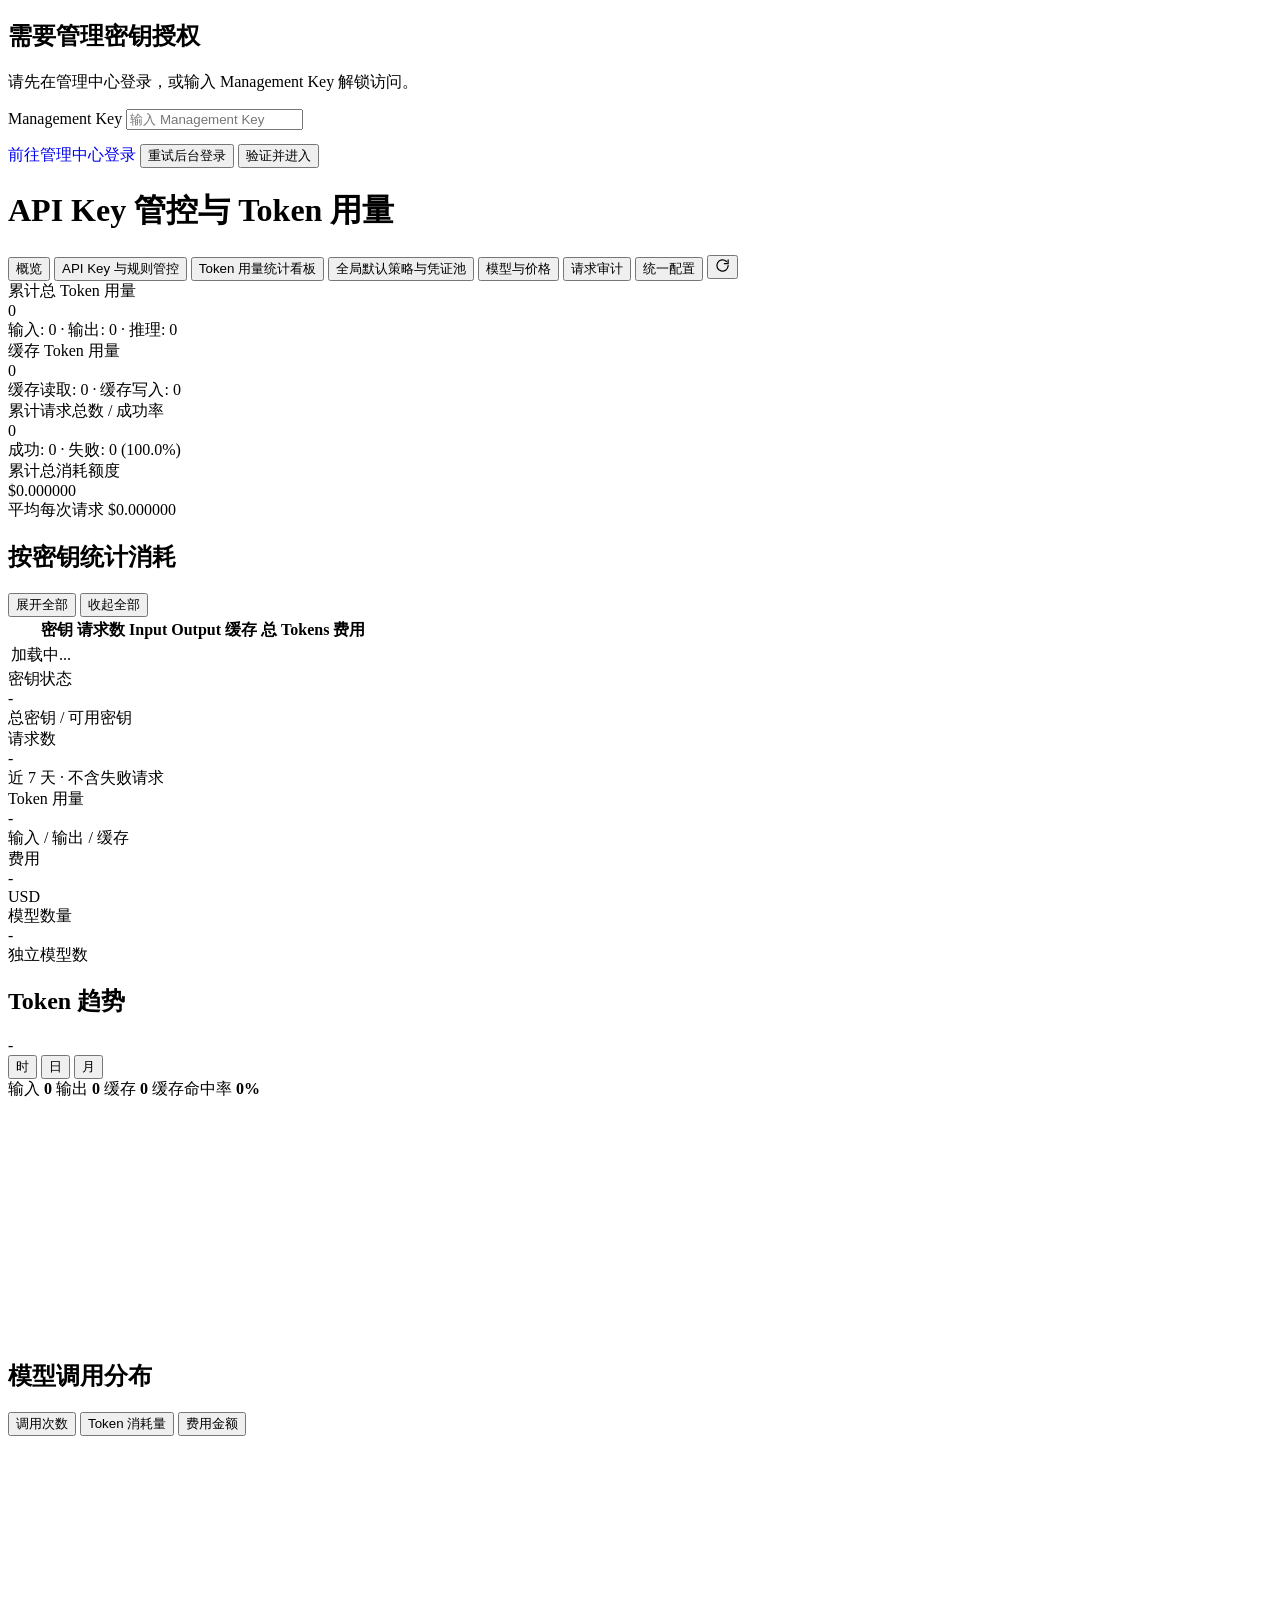
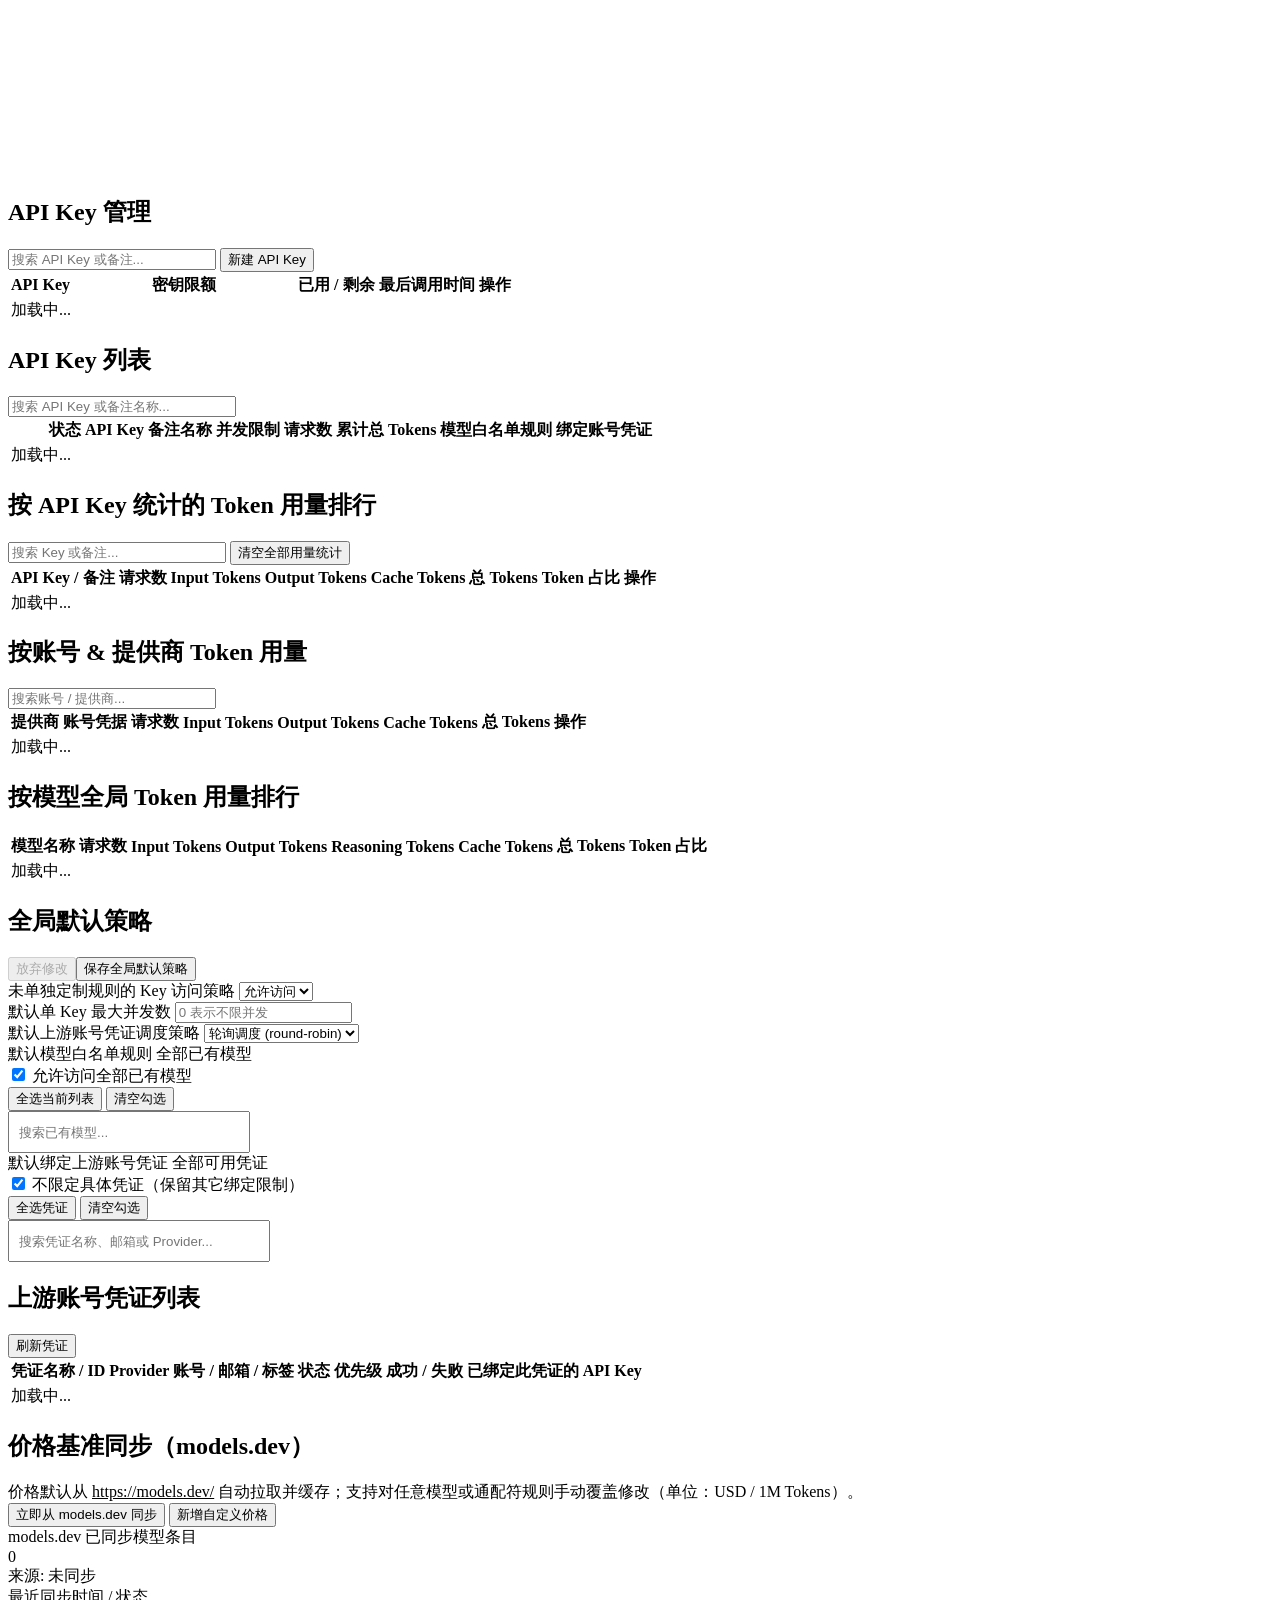
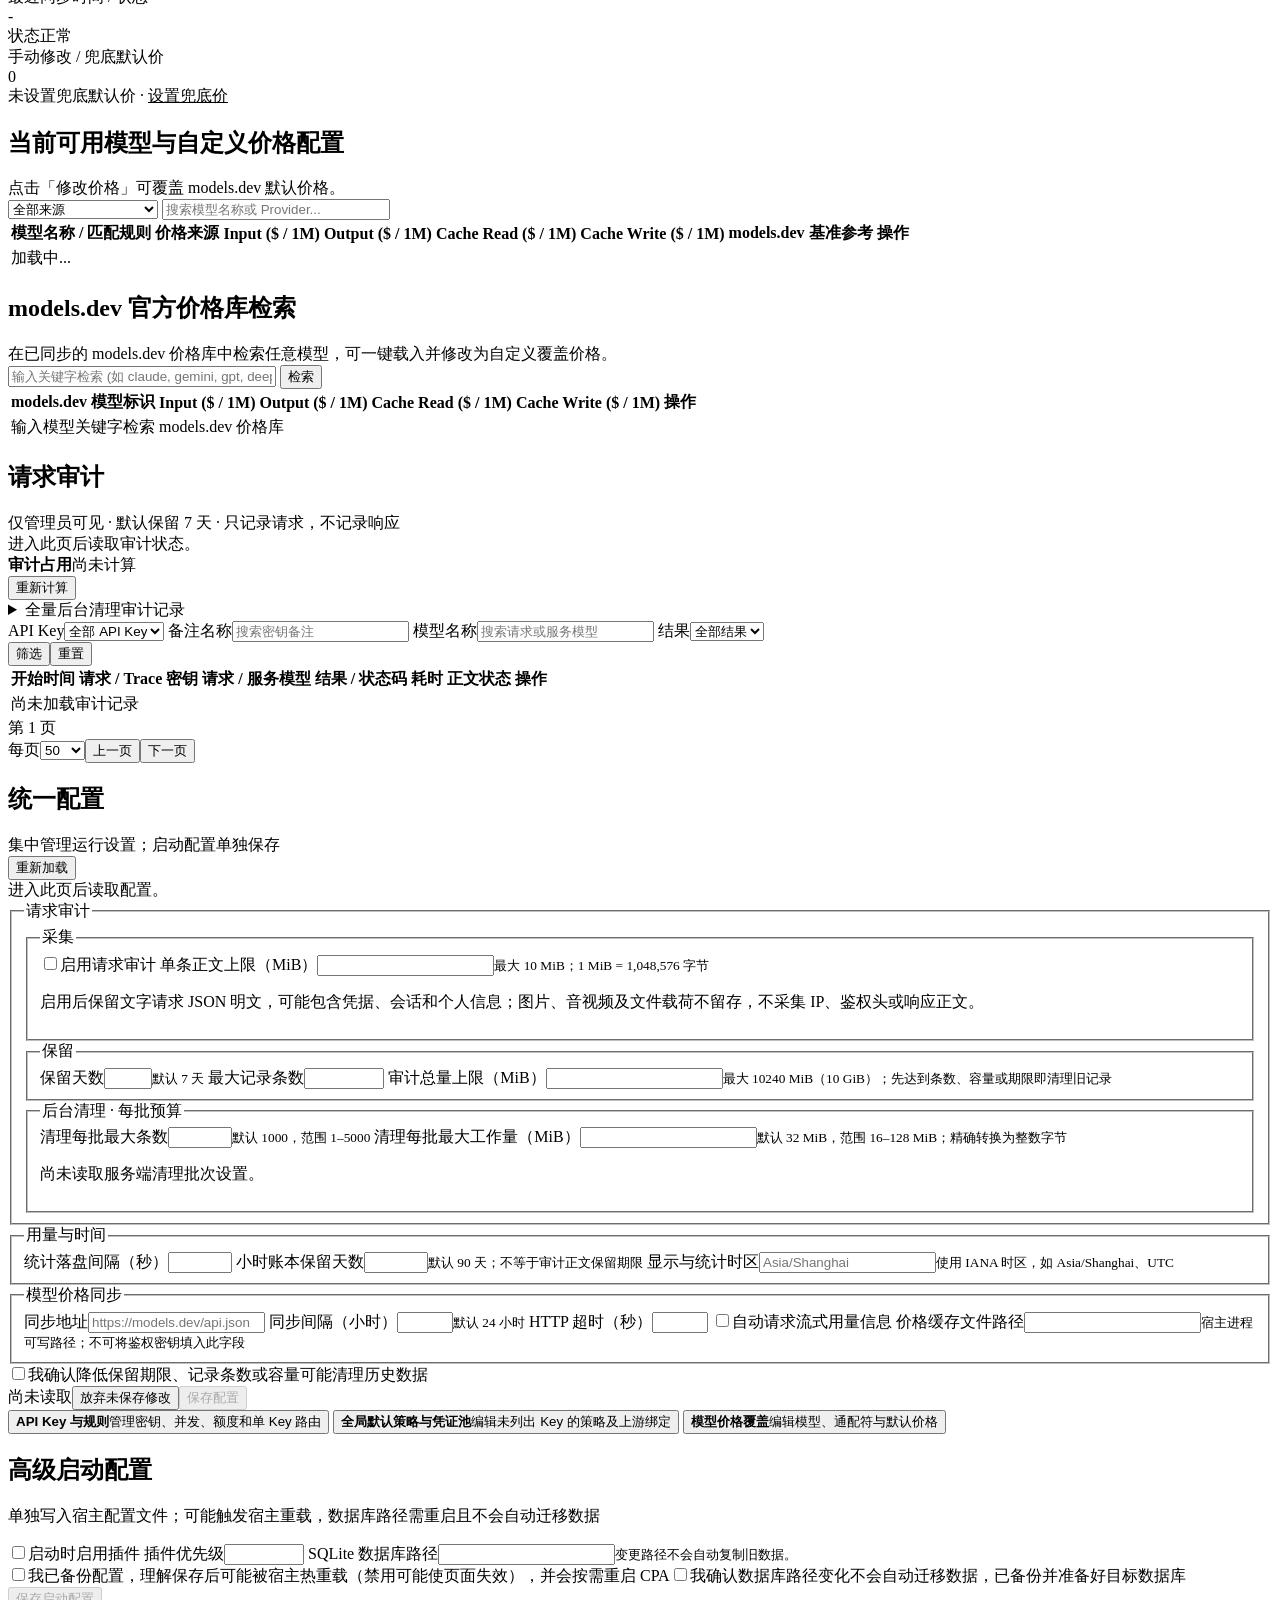
<file: web/index.html>
<!doctype html>
<html lang="zh-CN">
<head>
<meta charset="utf-8">
<meta name="viewport" content="width=device-width, initial-scale=1">
<title>API Key 管控与用量 - CLIProxyAPI</title>
<style>
/*@@APP_CSS@@*/</style>
<script>
/*@@THEME_JS@@*/</script>
</head>
<body>
<div class="wrap">
  <!-- Authentication Gate -->
  <div id="authGateView" class="auth-gate-wrap">
    <div class="auth-gate-card">
      <h2 class="auth-gate-title">需要管理密钥授权</h2>
      <p class="auth-gate-desc" id="authGateDesc">
        请先在管理中心登录，或输入 Management Key 解锁访问。
      </p>
      <div class="form-group">
        <label class="form-label" for="authGateKeyInput">Management Key</label>
        <input type="password" class="input mono" id="authGateKeyInput" placeholder="输入 Management Key" autocomplete="off" onkeydown="if(event.key==='Enter')submitAuthGateKey()">
      </div>
      <div class="input-row" style="justify-content:space-between;margin-top:14px">
        <a href="/management.html" target="_top" class="btn btn-sm" style="text-decoration:none">前往管理中心登录</a>
        <button type="button" class="btn btn-sm" id="authGateRetryBtn" onclick="retryHostAuthentication()">重试后台登录</button>
        <button type="button" class="btn btn-primary" id="authGateSubmitBtn" onclick="submitAuthGateKey()">验证并进入</button>
      </div>
      <div id="authGateError" class="auth-gate-error hidden"></div>
    </div>
  </div>

  <!-- Admin Workspace -->
  <div id="adminWorkspace" class="hidden">
  <!-- Header -->
  <header class="app-header">
    <div class="app-title">
      <h1>API Key 管控与 Token 用量</h1>
    </div>
  </header>
  <div id="refreshStatus" role="status" class="card-hint hidden"></div>

  <!-- Navigation Tabs -->
  <div class="page-tabs-row">
    <div class="tabs" role="tablist">
      <button type="button" class="tab-btn active" data-tab="tab-overview" onclick="switchAdminTab('tab-overview')">概览</button>
      <button type="button" class="tab-btn" data-tab="tab-keys" onclick="switchAdminTab('tab-keys')">API Key 与规则管控</button>
      <button type="button" class="tab-btn" data-tab="tab-dashboard" onclick="switchAdminTab('tab-dashboard')">Token 用量统计看板</button>
      <button type="button" class="tab-btn" data-tab="tab-routing" onclick="switchAdminTab('tab-routing')">全局默认策略与凭证池</button>
      <button type="button" class="tab-btn" data-tab="tab-pricing" onclick="switchAdminTab('tab-pricing')">模型与价格</button>
      <button type="button" class="tab-btn" data-tab="tab-audit" onclick="switchAdminTab('tab-audit')">请求审计</button>
      <button type="button" class="tab-btn" data-tab="tab-settings" onclick="switchAdminTab('tab-settings')">统一配置</button>
      <span class="tabs-divider" aria-hidden="true"></span>
      <button type="button" class="tabs-refresh" id="tabsRefreshBtn" onclick="refreshAllData()" title="刷新数据" aria-label="刷新数据">
        <svg width="15" height="15" viewBox="0 0 24 24" fill="none" stroke="currentColor" stroke-width="2" stroke-linecap="round" stroke-linejoin="round" aria-hidden="true">
          <path d="M21 12a9 9 0 1 1-2.64-6.36"/>
          <polyline points="21 3 21 9 15 9"/>
        </svg>
      </button>
    </div>
  </div>

  <!-- KPI Summary Row -->
  <div class="kpi-grid">
    <div class="kpi-card">
      <div class="kpi-label">累计总 Token 用量</div>
      <div class="kpi-value" id="kpiTotalTokens">0</div>
      <div class="kpi-sub" id="kpiTokenSub">输入: 0 · 输出: 0 · 推理: 0</div>
    </div>
    <div class="kpi-card">
      <div class="kpi-label">缓存 Token 用量</div>
      <div class="kpi-value" id="kpiCacheTokens">0</div>
      <div class="kpi-sub" id="kpiCacheSub">缓存读取: 0 · 缓存写入: 0</div>
    </div>
    <div class="kpi-card">
      <div class="kpi-label">累计请求总数 / 成功率</div>
      <div class="kpi-value" id="kpiTotalRequests">0</div>
      <div class="kpi-sub" id="kpiReqSub">成功: 0 · 失败: 0 (100.0%)</div>
    </div>
    <div class="kpi-card">
      <div class="kpi-label">累计总消耗额度</div>
      <div class="kpi-value" id="kpiTotalCost">$0.000000</div>
      <div class="kpi-sub" id="kpiCostSub">平均每次请求 $0.000000</div>
    </div>
  </div>

  <!-- TAB 0: QUOTA OVERVIEW (default landing tab) -->
  <section id="tab-overview" class="admin-tab">
    <!-- Per-key breakdown (first block) -->
    <div class="card">
      <div class="card-header">
        <div>
          <h2 class="card-title">按密钥统计消耗</h2>
          <div class="card-subtitle" id="ovKeyTableMeta"></div>
        </div>
        <div class="input-row">
          <button type="button" class="btn btn-sm" onclick="expandAllOverviewKeys(true)">展开全部</button>
          <button type="button" class="btn btn-sm" onclick="expandAllOverviewKeys(false)">收起全部</button>
        </div>
      </div>
      <div class="table-wrap">
        <table>
          <thead>
            <tr>
              <th style="width:26px"></th>
              <th>密钥</th>
              <th>请求数</th>
              <th>Input</th>
              <th>Output</th>
              <th>缓存</th>
              <th>总 Tokens</th>
              <th>费用</th>
            </tr>
          </thead>
          <tbody id="ovKeyTableBody">
            <tr><td colspan="8" class="cell-empty">加载中...</td></tr>
          </tbody>
        </table>
      </div>
    </div>

    <!-- Metric cards -->
    <div class="kpi-grid" id="ovMetricCards">
      <div class="kpi-card">
        <div class="kpi-label">密钥状态</div>
        <div class="kpi-value" id="ovMetricKeys">-</div>
        <div class="kpi-sub">总密钥 / 可用密钥</div>
      </div>
      <div class="kpi-card">
        <div class="kpi-label">请求数</div>
        <div class="kpi-value" id="ovMetricRequests">-</div>
        <div class="kpi-sub">近 7 天 · 不含失败请求</div>
      </div>
      <div class="kpi-card">
        <div class="kpi-label">Token 用量</div>
        <div class="kpi-value" id="ovMetricTokens">-</div>
        <div class="kpi-sub" id="ovMetricTokensSub">输入 / 输出 / 缓存</div>
      </div>
      <div class="kpi-card">
        <div class="kpi-label">费用</div>
        <div class="kpi-value" id="ovMetricCost">-</div>
        <div class="kpi-sub" id="ovMetricCostSub">USD</div>
      </div>
      <div class="kpi-card">
        <div class="kpi-label">模型数量</div>
        <div class="kpi-value" id="ovMetricModels">-</div>
        <div class="kpi-sub">独立模型数</div>
      </div>
    </div>

    <!-- Trend chart -->
    <div class="card">
      <div class="card-header">
        <div>
          <h2 class="card-title">Token 趋势</h2>
          <div class="card-subtitle" id="ovTrendMeta">-</div>
        </div>
        <div class="input-row">
          <div class="seg" id="ovGranularitySeg">
            <button type="button" class="seg-btn active" data-gran="hour" onclick="setOverviewGranularity('hour')">时</button>
            <button type="button" class="seg-btn" data-gran="day" onclick="setOverviewGranularity('day')">日</button>
            <button type="button" class="seg-btn" data-gran="month" onclick="setOverviewGranularity('month')">月</button>
          </div>
        </div>
      </div>
      <div class="ov-legend">
        <span class="ov-legend-item"><i class="ov-swatch" style="background:#38bdf8"></i>输入 <b id="ovLegendInput">0</b></span>
        <span class="ov-legend-item"><i class="ov-swatch" style="background:#34d399"></i>输出 <b id="ovLegendOutput">0</b></span>
        <span class="ov-legend-item"><i class="ov-swatch" style="background:#a78bfa"></i>缓存 <b id="ovLegendCache">0</b></span>
        <span class="ov-legend-item"><i class="ov-swatch" style="background:#f59e0b"></i>缓存命中率 <b id="ovLegendHit">0%</b></span>
      </div>
      <div id="ovTrendChart" class="ov-chart-box">
        <div class="ov-skeleton" style="height:240px"></div>
      </div>
    </div>

    <!-- Model distribution -->
    <div class="card">
      <div class="card-header">
        <div>
          <h2 class="card-title">模型调用分布</h2>
        </div>
        <div class="input-row">
          <div class="seg" id="ovModelDimSeg">
            <button type="button" class="seg-btn active" data-dim="requests" onclick="setOverviewModelDim('requests')">调用次数</button>
            <button type="button" class="seg-btn" data-dim="tokens" onclick="setOverviewModelDim('tokens')">Token 消耗量</button>
            <button type="button" class="seg-btn" data-dim="cost" onclick="setOverviewModelDim('cost')">费用金额</button>
          </div>
        </div>
      </div>
      <div class="ov-dist-grid">
        <div class="ov-donut-box" id="ovDonutChart">
          <div class="ov-skeleton" style="width:220px;height:220px;border-radius:50%"></div>
        </div>
        <div class="ov-model-list" id="ovModelList">
          <div class="ov-skeleton" style="height:120px"></div>
        </div>
      </div>
    </div>
  </section>

  <!-- TAB 1: UNIFIED API KEYS & GOVERNANCE CRUD -->
  <section id="tab-keys" class="admin-tab hidden">
    <div class="card">
      <div class="card-header">
        <div>
          <h2 class="card-title">API Key 管理</h2>
        </div>
        <div class="input-row">
          <input type="text" class="input" style="width:200px" id="quotaSearch" placeholder="搜索 API Key 或备注..." oninput="renderQuotaTable()">
          <button type="button" class="btn btn-sm" onclick="openKeyModal(null)">新建 API Key</button>
        </div>
      </div>
      <div class="table-wrap">
        <table>
          <thead>
            <tr>
              <th>API Key</th>
              <th style="min-width:220px">密钥限额</th>
              <th>已用 / 剩余</th>
              <th>最后调用时间</th>
              <th>操作</th>
            </tr>
          </thead>
          <tbody id="quotaTableBody">
            <tr><td colspan="5" class="cell-empty">加载中...</td></tr>
          </tbody>
        </table>
      </div>
    </div>
    <div class="card">
      <div class="card-header">
        <div>
          <h2 class="card-title">API Key 列表</h2>
        </div>
        <div class="input-row">
          <input type="text" class="input" style="width:220px" id="crudKeySearch" placeholder="搜索 API Key 或备注名称..." oninput="renderKeysCrudTable()">
        </div>
      </div>
      <div class="table-wrap">
        <table>
          <thead>
            <tr>
              <th style="width:34px"></th>
              <th>状态</th>
              <th>API Key</th>
              <th>备注名称</th>
              <th>并发限制</th>
              <th>请求数</th>
              <th>累计总 Tokens</th>
              <th class="col-models">模型白名单规则</th>
              <th>绑定账号凭证</th>
            </tr>
          </thead>
          <tbody id="crudKeysTableBody">
            <tr><td colspan="9" class="cell-empty">加载中...</td></tr>
          </tbody>
        </table>
      </div>
    </div>
  </section>

  <!-- TAB 2: TOKEN USAGE DASHBOARD & LEADERBOARDS -->
  <section id="tab-dashboard" class="admin-tab hidden">
    <div class="card">
      <div class="card-header">
        <div>
          <h2 class="card-title">按 API Key 统计的 Token 用量排行</h2>
        </div>
        <div class="input-row">
          <input type="text" class="input" style="width:210px" id="dashKeySearch" placeholder="搜索 Key 或备注..." oninput="renderDashboardTables()">
          <button type="button" class="btn btn-sm btn-danger" onclick="resetUsageStats('')">清空全部用量统计</button>
        </div>
      </div>
      <div class="table-wrap">
        <table>
          <thead>
            <tr>
              <th>API Key / 备注</th>
              <th>请求数</th>
              <th>Input Tokens</th>
              <th>Output Tokens</th>
              <th>Cache Tokens</th>
              <th>总 Tokens</th>
              <th>Token 占比</th>
              <th>操作</th>
            </tr>
          </thead>
          <tbody id="dashKeyTableBody">
            <tr><td colspan="8" class="cell-empty">加载中...</td></tr>
          </tbody>
        </table>
      </div>
    </div>

    <div class="card">
      <div class="card-header">
        <div>
          <h2 class="card-title">按账号 & 提供商 Token 用量</h2>
        </div>
        <div class="input-row">
          <input type="text" class="input" style="width:200px" id="dashAccountSearch" placeholder="搜索账号 / 提供商..." oninput="renderAccountUsageTable()">
        </div>
      </div>
      <div class="table-wrap">
        <table>
          <thead>
            <tr>
              <th>提供商</th>
              <th>账号凭据</th>
              <th>请求数</th>
              <th>Input Tokens</th>
              <th>Output Tokens</th>
              <th>Cache Tokens</th>
              <th>总 Tokens</th>
              <th>操作</th>
            </tr>
          </thead>
          <tbody id="dashAccountTableBody">
            <tr><td colspan="8" class="cell-empty">加载中...</td></tr>
          </tbody>
        </table>
      </div>
    </div>

    <div class="card">
      <div class="card-header">
        <h2 class="card-title">按模型全局 Token 用量排行</h2>
      </div>
      <div class="table-wrap">
        <table>
          <thead>
            <tr>
              <th>模型名称</th>
              <th>请求数</th>
              <th>Input Tokens</th>
              <th>Output Tokens</th>
              <th>Reasoning Tokens</th>
              <th>Cache Tokens</th>
              <th>总 Tokens</th>
              <th>Token 占比</th>
            </tr>
          </thead>
          <tbody id="dashModelTableBody">
            <tr><td colspan="8" class="cell-empty">加载中...</td></tr>
          </tbody>
        </table>
      </div>
    </div>
  </section>

  <!-- TAB 3: GLOBAL DEFAULT POLICY & UPSTREAM CREDENTIALS -->
  <section id="tab-routing" class="admin-tab hidden">
    <div class="card">
      <div class="card-header">
        <div>
          <h2 class="card-title">全局默认策略</h2>
        </div>
        <div class="input-row"><button type="button" class="btn btn-sm" id="dpDiscardBtn" data-action="discardDefaultPolicy" disabled>放弃修改</button><button type="button" class="btn btn-sm" id="dpSaveBtn" onclick="saveDefaultPolicy()">保存全局默认策略</button></div>
      </div>

      <div class="form-grid">
        <div class="form-group">
          <label class="form-label">未单独定制规则的 Key 访问策略</label>
          <select id="dpAllowUnlisted">
            <option value="true">允许访问</option>
            <option value="false">禁止访问</option>
          </select>
        </div>
        <div class="form-group">
          <label class="form-label">默认单 Key 最大并发数</label>
          <input type="number" min="0" class="input" id="dpMaxConcurrency" placeholder="0 表示不限并发">
        </div>
        <div class="form-group">
          <label class="form-label">默认上游账号凭证调度策略</label>
          <select id="dpBindStrategy">
            <option value="round-robin">轮询调度 (round-robin)</option>
            <option value="fill-first">优先级填满 (fill-first)</option>
            <option value="strict">严格隔离 (strict)</option>
          </select>
        </div>
      </div>

      <div id="dpDraftStatus" class="card-hint" role="status"></div>
      <!-- Default Policy Model Checkboxes -->
      <div class="form-group">
        <label class="form-label">
          <span>默认模型白名单规则</span>
          <span class="tag plain" id="dpModelCountBadge">全部已有模型</span>
        </label>
        <div class="selector-box">
          <div class="selector-mode-bar">
            <label class="master-check-label">
              <input type="checkbox" id="dpAllModelsCheck" checked onchange="onToggleAllModels('dp')">
              <span>允许访问全部已有模型</span>
            </label>
            <div class="input-row">
              <button type="button" class="btn btn-sm" onclick="batchCheckModels('dp', true)">全选当前列表</button>
              <button type="button" class="btn btn-sm" onclick="batchCheckModels('dp', false)">清空勾选</button>
            </div>
          </div>
          <div id="dpModelPickerPanel" class="hidden">
            <div class="selector-toolbar">
              <div class="provider-pills" id="dpProviderPills"></div>
              <input type="text" class="input" style="width:220px;min-height:30px;padding:4px 9px" id="dpModelSearch" placeholder="搜索已有模型..." oninput="renderModelCheckList('dp')">
            </div>
            <div class="selection-list" id="dpModelCheckList"></div>
          </div>
        </div>
      </div>

      <!-- Default Policy Credential Checkboxes -->
      <div class="form-group" style="margin-bottom:0">
        <label class="form-label">
          <span>默认绑定上游账号凭证</span>
          <span class="tag plain" id="dpCredCountBadge">全部可用凭证</span>
        </label>
        <div class="selector-box">
          <div class="selector-mode-bar">
            <label class="master-check-label">
              <input type="checkbox" id="dpAllCredsCheck" checked onchange="onToggleAllCreds('dp')">
              <span>不限定具体凭证（保留其它绑定限制）</span>
            </label>
            <div class="input-row">
              <button type="button" class="btn btn-sm" onclick="batchCheckCreds('dp', true)">全选凭证</button>
              <button type="button" class="btn btn-sm" onclick="batchCheckCreds('dp', false)">清空勾选</button>
            </div>
          </div>
          <div id="dpCredPickerPanel" class="hidden">
            <div class="selector-toolbar">
              <input type="text" class="input" style="width:240px;min-height:30px;padding:4px 9px" id="dpCredSearch" placeholder="搜索凭证名称、邮箱或 Provider..." oninput="renderCredCheckList('dp')">
            </div>
            <div class="selection-list" id="dpCredCheckList"></div>
          </div>
        </div>
      </div>
    </div>

    <!-- Host Auth Files Overview Table -->
    <div class="card">
      <div class="card-header">
        <div>
          <h2 class="card-title">上游账号凭证列表</h2>
        </div>
        <button type="button" class="btn btn-sm" onclick="loadAdminOverview()">刷新凭证</button>
      </div>
      <div class="table-wrap">
        <table>
          <thead>
            <tr>
              <th>凭证名称 / ID</th>
              <th>Provider</th>
              <th>账号 / 邮箱 / 标签</th>
              <th>状态</th>
              <th>优先级</th>
              <th>成功 / 失败</th>
              <th>已绑定此凭证的 API Key</th>
            </tr>
          </thead>
          <tbody id="hostAuthTableBody">
            <tr><td colspan="7" class="cell-empty">加载中...</td></tr>
          </tbody>
        </table>
      </div>
    </div>
  </section>

  <!-- TAB 4: MODELS & PRICING (models.dev sync + custom overrides) -->
  <section id="tab-pricing" class="admin-tab hidden">
    <!-- Card 1: models.dev Sync Status & Default Fallback -->
    <div class="card">
      <div class="card-header">
        <div>
          <h2 class="card-title">价格基准同步（models.dev）</h2>
          <div class="card-subtitle">
            价格默认从 <a href="https://models.dev/" target="_blank" rel="noopener noreferrer" style="color:var(--text-primary);text-decoration:underline">https://models.dev/</a> 自动拉取并缓存；支持对任意模型或通配符规则手动覆盖修改（单位：USD / 1M Tokens）。
          </div>
        </div>
        <div class="input-row">
          <button type="button" class="btn btn-sm" id="btnSyncPricing" onclick="triggerModelsDevSync()">立即从 models.dev 同步</button>
          <button type="button" class="btn btn-sm" onclick="openPriceModal('')">新增自定义价格</button>
        </div>
      </div>

      <div class="kpi-grid" style="margin-bottom:0">
        <div class="kpi-card">
          <div class="kpi-label">models.dev 已同步模型条目</div>
          <div class="kpi-value" id="pricingSyncedCount">0</div>
          <div class="kpi-sub" id="pricingSyncSource">来源: 未同步</div>
        </div>
        <div class="kpi-card">
          <div class="kpi-label">最近同步时间 / 状态</div>
          <div class="kpi-value" style="font-size:16px" id="pricingLastSyncAt">-</div>
          <div class="kpi-sub" id="pricingLastSyncErr">状态正常</div>
        </div>
        <div class="kpi-card">
          <div class="kpi-label">手动修改 / 兜底默认价</div>
          <div class="kpi-value" id="pricingCustomCount">0</div>
          <div class="kpi-sub" id="pricingDefaultSub">未设置兜底默认价 · <a href="javascript:void(0)" onclick="openPriceModal('__default__')" style="color:var(--text-primary);text-decoration:underline">设置兜底价</a></div>
        </div>
      </div>
    </div>

    <!-- Card 2: Active Models & Custom Overrides Table -->
    <div class="card">
      <div class="card-header">
        <div>
          <h2 class="card-title">当前可用模型与自定义价格配置</h2>
          <div class="card-subtitle">
            点击「修改价格」可覆盖 models.dev 默认价格。
          </div>
        </div>
        <div class="input-row">
          <select id="pricingSourceFilter" style="width:150px" onchange="renderPricingTab()">
            <option value="all">全部来源</option>
            <option value="custom">仅手动修改</option>
            <option value="models.dev">仅 models.dev</option>
            <option value="unmatched">未匹配价格</option>
          </select>
          <input type="text" class="input" style="width:220px" id="pricingTableSearch" placeholder="搜索模型名称或 Provider..." oninput="renderPricingTab()">
        </div>
      </div>
      <div class="table-wrap">
        <table>
          <thead>
            <tr>
              <th>模型名称 / 匹配规则</th>
              <th>价格来源</th>
              <th>Input ($ / 1M)</th>
              <th>Output ($ / 1M)</th>
              <th>Cache Read ($ / 1M)</th>
              <th>Cache Write ($ / 1M)</th>
              <th>models.dev 基准参考</th>
              <th>操作</th>
            </tr>
          </thead>
          <tbody id="pricingModelsTableBody">
            <tr><td colspan="8" class="cell-empty">加载中...</td></tr>
          </tbody>
        </table>
      </div>
    </div>

    <!-- Card 3: models.dev Reference Catalog Search -->
    <div class="card">
      <div class="card-header">
        <div>
          <h2 class="card-title">models.dev 官方价格库检索</h2>
          <div class="card-subtitle">
            在已同步的 models.dev 价格库中检索任意模型，可一键载入并修改为自定义覆盖价格。
          </div>
        </div>
        <div class="input-row">
          <input type="text" class="input" style="width:260px" id="modelsDevSearchInput" placeholder="输入关键字检索 (如 claude, gemini, gpt, deepseek)..." oninput="debouncedSearchModelsDev()">
          <button type="button" class="btn btn-sm" onclick="searchModelsDevCatalog()">检索</button>
        </div>
      </div>
      <div class="table-wrap">
        <table>
          <thead>
            <tr>
              <th>models.dev 模型标识</th>
              <th>Input ($ / 1M)</th>
              <th>Output ($ / 1M)</th>
              <th>Cache Read ($ / 1M)</th>
              <th>Cache Write ($ / 1M)</th>
              <th>操作</th>
            </tr>
          </thead>
          <tbody id="modelsDevSearchTableBody">
            <tr><td colspan="6" class="cell-empty">输入模型关键字检索 models.dev 价格库</td></tr>
          </tbody>
        </table>
      </div>
    </div>
  </section>
  <!-- Request audit is administrator-only; details are fetched only on explicit selection. -->
  <section id="tab-audit" class="admin-tab hidden">
    <div class="card">
      <div class="card-header"><div><h2 class="card-title">请求审计</h2><div class="card-subtitle">仅管理员可见 · 默认保留 7 天 · 只记录请求，不记录响应</div></div></div>
      <div id="auditStatus" class="card-hint" role="status">进入此页后读取审计状态。</div>
      <div class="audit-storage-bar">
        <div class="audit-storage-summary"><strong>审计占用</strong><span id="auditStorageSummary" role="status">尚未计算</span><span id="auditStoragePhysical" class="card-hint"></span></div>
        <button type="button" class="btn btn-sm" id="auditStorageRefresh">重新计算</button>
      </div>
      <details class="audit-cleanup-section" id="auditCleanupSection">
        <summary>全量后台清理审计记录</summary>
        <p class="audit-cleanup-intro">先预览范围并确认，再跟踪后台任务。离开页面不会中断清理。</p>
        <div class="audit-cleanup-layout">
          <form id="auditCleanupStartForm" class="audit-cleanup-card" method="post" action="/v0/management/key-guard/audit/cleanup/jobs" aria-label="预览并确认全量后台清理">
            <fieldset class="audit-cleanup-step">
              <legend><span class="audit-cleanup-step-number" aria-hidden="true">01</span> 选择清理范围</legend>
              <div class="audit-cleanup-controls">
                <label for="auditCleanupScope">清理范围<select id="auditCleanupScope" name="scope"><option value="expired">仅过期记录</option><option value="1d">1 天前</option><option value="3d">3 天前</option><option value="7d">7 天前</option><option value="custom">自定义日期前</option><option value="all">全部审计记录</option></select></label>
                <label for="auditCleanupBefore" id="auditCleanupBeforeLabel" class="hidden">指定日期前<input id="auditCleanupBefore" name="before" aria-describedby="auditCleanupMessage" class="input mono" type="text" placeholder="2026-11-09T00:00:00+08:00" autocomplete="off"><small>使用含时区的日期时间，例如上方格式。</small></label>
                <button type="button" class="btn" id="auditCleanupPreview">预览清理</button>
              </div>
            </fieldset>
            <div class="audit-cleanup-preview-note"><strong>预览与状态</strong><div id="auditCleanupMessage" class="card-hint" role="status">先预览影响范围，再确认执行；只清理审计，不影响密钥规则和用量账本。</div></div>
            <fieldset id="auditCleanupConfirmation" class="audit-cleanup-step audit-cleanup-confirm hidden">
              <legend><span class="audit-cleanup-step-number" aria-hidden="true">02</span> 确认永久删除</legend>
              <label for="auditCleanupAcknowledge"><input id="auditCleanupAcknowledge" name="confirm" type="checkbox" aria-describedby="auditCleanupMessage">我确认永久删除预览全部快照，后续新增记录不纳入</label>
              <div class="audit-cleanup-actions"><button type="submit" class="btn btn-sm btn-danger" id="auditCleanupConfirm" aria-describedby="auditCleanupMessage" disabled>确认全部快照并后台清理</button><button type="button" class="btn btn-sm" id="auditCleanupCancel">放弃本地确认</button></div>
            </fieldset>
          </form>
          <section class="audit-cleanup-card audit-cleanup-jobs" aria-labelledby="auditCleanupJobsTitle">
            <div class="audit-cleanup-panel-heading"><h3 id="auditCleanupJobsTitle"><span class="audit-cleanup-step-number" aria-hidden="true">03</span> 后台清理任务</h3><button type="button" class="btn btn-sm" id="auditCleanupJobsRefresh">刷新任务</button></div>
            <div class="audit-cleanup-controls"><label for="auditCleanupJobSelect">查看任务<select id="auditCleanupJobSelect" name="cleanup_job" aria-describedby="auditCleanupJobMessage"></select></label></div>
            <p id="auditCleanupJobMessage" class="card-hint audit-cleanup-job-note" role="status">尚无任务时，请先预览范围并确认清理。</p>
            <div id="auditCleanupJobDetails" class="hidden">
              <div class="audit-cleanup-progress-heading"><span id="auditCleanupJobBadge" class="audit-cleanup-job-badge"></span><span id="auditCleanupPercent" class="mono"></span></div>
              <p id="auditCleanupJobState" role="status" aria-live="polite"></p>
              <progress id="auditCleanupProgress" aria-labelledby="auditCleanupJobsTitle auditCleanupJobState" aria-describedby="auditCleanupJobStats"></progress>
              <dl class="audit-cleanup-metrics">
                <div><dt>已处理</dt><dd id="auditCleanupMetricProcessed">—</dd></div>
                <div><dt>已删除</dt><dd id="auditCleanupMetricDeleted">—</dd></div>
                <div><dt>已跳过</dt><dd id="auditCleanupMetricSkipped">—</dd></div>
                <div><dt>剩余记录</dt><dd id="auditCleanupMetricRemaining">—</dd></div>
                <div><dt>已删除逻辑量</dt><dd id="auditCleanupMetricBytes">—</dd></div>
                <div><dt>已完成批次</dt><dd id="auditCleanupMetricBatches">—</dd></div>
              </dl>
              <p id="auditCleanupJobStats" class="card-hint"></p>
              <p id="auditCleanupJobMeta" class="audit-cleanup-job-meta mono"></p>
              <p id="auditCleanupJobError" class="card-hint" role="status"></p>
              <fieldset class="audit-cleanup-step audit-cleanup-confirm audit-cleanup-job-actions">
                <legend>任务操作</legend>
                <label for="auditCleanupCancelAcknowledge"><input id="auditCleanupCancelAcknowledge" name="ack_cancel" type="checkbox" aria-describedby="auditCleanupJobMessage">取消只停止剩余清理，已删除记录不可恢复</label>
                <div class="audit-cleanup-actions"><button type="button" class="btn btn-sm btn-danger" id="auditCleanupJobCancel" disabled>取消后台任务</button><button type="button" class="btn btn-sm" id="auditCleanupJobResume" disabled>继续失败任务（同一快照）</button></div>
              </fieldset>
            </div>
          </section>
        </div>
      </details>
      <form id="auditFilterForm" class="audit-filters">
        <label>API Key<select id="auditKey" aria-label="按 API Key 筛选"><option value="">全部 API Key</option></select></label>
        <label>备注名称<input id="auditKeyLabel" class="input" type="text" autocomplete="off" placeholder="搜索密钥备注"></label>
        <label>模型名称<input id="auditModel" class="input" type="text" autocomplete="off" placeholder="搜索请求或服务模型"></label>
        <label>结果<select id="auditOutcome"><option value="">全部结果</option><option value="succeeded">成功</option><option value="failed">失败</option><option value="canceled">取消</option><option value="running">进行中</option><option value="rejected">已拒绝</option><option value="unknown">未知</option></select></label>
        <div class="audit-filter-actions"><button type="submit" class="btn btn-primary" id="auditFilterSubmit">筛选</button><button type="button" class="btn" id="auditFilterReset">重置</button></div>
      </form>
      <div id="auditListMessage" class="card-hint" role="status"></div>
      <div class="table-wrap"><table><thead><tr><th>开始时间</th><th>请求 / Trace</th><th>密钥</th><th>请求 / 服务模型</th><th>结果 / 状态码</th><th>耗时</th><th>正文状态</th><th>操作</th></tr></thead><tbody id="auditListBody"><tr><td colspan="8" class="cell-empty">尚未加载审计记录</td></tr></tbody></table></div>
      <div class="audit-pagination"><span id="auditPageInfo">第 1 页</span><div class="input-row"><label for="auditPageSize">每页</label><select id="auditPageSize"><option value="25">25</option><option value="50" selected>50</option><option value="100">100</option></select><button type="button" class="btn btn-sm" id="auditPrevPage">上一页</button><button type="button" class="btn btn-sm" id="auditNextPage">下一页</button></div></div>
    </div>
    <dialog id="auditDetailPanel" class="app-dialog audit-drawer" aria-labelledby="auditDetailTitle" aria-describedby="auditDetailPosition" closedby="any">
        <div class="audit-drawer-header">
          <div><h2 class="card-title" id="auditDetailTitle">只读请求详情</h2><div id="auditDetailPosition" class="card-subtitle"></div></div>
          <div class="audit-drawer-actions"><button type="button" class="btn btn-sm" id="auditDetailPrev" aria-label="查看本页上一条请求">上一条</button><button type="button" class="btn btn-sm" id="auditDetailNext" aria-label="查看本页下一条请求">下一条</button><button type="button" class="btn btn-sm" id="auditDetailClose" autofocus aria-label="关闭请求详情并返回列表">关闭 <span aria-hidden="true">×</span></button></div>
        </div>
        <div id="auditDetailContent" class="audit-drawer-content">
          <div id="auditDetailMessage" class="card-hint" role="status"></div>
          <details id="auditMetadataSection" class="audit-metadata-section"><summary>请求溯源信息</summary><dl id="auditDetailMetadata" class="audit-metadata"></dl></details>
          <div class="audit-body-toolbar"><h3 class="audit-body-title">请求 JSON 原文（只读）</h3><div class="seg" aria-label="JSON 显示方式"><button type="button" class="seg-btn active" id="auditBodyFormatted" aria-pressed="true">格式化</button><button type="button" class="seg-btn" id="auditBodyOriginal" aria-pressed="false">保存原文</button></div></div><div id="auditBodyState" class="card-hint"></div><div id="auditBodyInfo" class="card-hint"></div>
          <pre id="auditRequestBody" class="audit-json" tabindex="0" aria-label="请求 JSON 原文"></pre>
          <div class="card-hint">下方 SHA-256 仅用于核对已保存内容，不是防篡改证明。</div><div id="auditBodyHash" class="mono audit-hash"></div>
        </div>
    </dialog>
  </section>
  <!-- Unified runtime settings and separately staged startup configuration. -->
  <section id="tab-settings" class="admin-tab hidden">
    <div class="card">
      <div class="card-header"><div><h2 class="card-title">统一配置</h2><div class="card-subtitle">集中管理运行设置；启动配置单独保存</div></div><button type="button" class="btn btn-sm" id="settingsReload">重新加载</button></div>
      <div id="settingsMessage" class="card-hint" role="status">进入此页后读取配置。</div>
      <form id="settingsForm" novalidate>
        <fieldset class="settings-section settings-audit"><legend>请求审计</legend>
          <fieldset class="settings-audit-group"><legend>采集</legend><div class="settings-grid">
            <label class="settings-check" for="settingAuditEnabled"><input id="settingAuditEnabled" type="checkbox">启用请求审计</label>
            <label for="settingAuditBodyMiB">单条正文上限（MiB）<input id="settingAuditBodyMiB" class="input" type="number" min="0.000244140625" max="10" step="any"><small>最大 10 MiB；1 MiB = 1,048,576 字节</small></label>
          </div><p class="card-hint">启用后保留文字请求 JSON 明文，可能包含凭据、会话和个人信息；图片、音视频及文件载荷不留存，不采集 IP、鉴权头或响应正文。</p></fieldset>
          <fieldset class="settings-audit-group"><legend>保留</legend><div class="settings-grid">
            <label for="settingAuditRetention">保留天数<input id="settingAuditRetention" class="input" type="number" min="1" max="90" step="1"><small>默认 7 天</small></label>
            <label for="settingAuditRecords">最大记录条数<input id="settingAuditRecords" class="input" type="number" min="1" max="100000" step="1"></label>
            <label for="settingAuditTotalMiB">审计总量上限（MiB）<input id="settingAuditTotalMiB" class="input" type="number" min="1" max="10240" step="any" aria-describedby="settingAuditTotalHint"><small id="settingAuditTotalHint">最大 10240 MiB（10 GiB）；先达到条数、容量或期限即清理旧记录</small></label>
          </div></fieldset>
          <fieldset class="settings-audit-group settings-audit-batches"><legend>后台清理 · 每批预算</legend><div class="settings-grid">
            <label for="settingCleanupBatchRecords">清理每批最大条数<input id="settingCleanupBatchRecords" name="cleanup_batch_max_records" class="input" type="number" min="1" max="5000" step="1" aria-describedby="settingsCleanupBatchStatus"><small>默认 1000，范围 1–5000</small></label>
            <label for="settingCleanupBatchMiB">清理每批最大工作量（MiB）<input id="settingCleanupBatchMiB" name="cleanup_batch_max_bytes" class="input" type="number" min="16" max="128" step="any" aria-describedby="settingsCleanupBatchStatus"><small>默认 32 MiB，范围 16–128 MiB；精确转换为整数字节</small></label>
          </div><p id="settingsCleanupBatchStatus" class="card-hint" role="status">尚未读取服务端清理批次设置。</p></fieldset>
        </fieldset>
        <fieldset class="settings-section"><legend>用量与时间</legend><div class="settings-grid">
          <label>统计落盘间隔（秒）<input id="settingFlushSeconds" class="input" type="number" min="1" max="3600" step="1"></label>
          <label>小时账本保留天数<input id="settingLedgerRetention" class="input" type="number" min="1" max="3650" step="1"><small>默认 90 天；不等于审计正文保留期限</small></label>
          <label>显示与统计时区<input id="settingTimezone" class="input" type="text" autocomplete="off" placeholder="Asia/Shanghai"><small>使用 IANA 时区，如 Asia/Shanghai、UTC</small></label>
        </div></fieldset>
        <fieldset class="settings-section"><legend>模型价格同步</legend><div class="settings-grid">
          <label class="settings-wide">同步地址<input id="settingPricingURL" class="input mono" type="url" autocomplete="off" placeholder="https://models.dev/api.json"></label>
          <label>同步间隔（小时）<input id="settingPricingHours" class="input" type="number" min="1" max="720" step="1"><small>默认 24 小时</small></label>
          <label>HTTP 超时（秒）<input id="settingPricingTimeout" class="input" type="number" min="1" max="300" step="1"></label>
          <label class="settings-check"><input id="settingIncludeUsage" type="checkbox">自动请求流式用量信息</label>
          <label class="settings-wide">价格缓存文件路径<input id="settingCacheFile" class="input mono" type="text" autocomplete="off"><small>宿主进程可写路径；不可将鉴权密钥填入此字段</small></label>
        </div></fieldset>
        <div id="settingsPruneWarning" class="settings-prune hidden"><label><input type="checkbox" id="settingsAcknowledgePrune">我确认降低保留期限、记录条数或容量可能清理历史数据</label></div>
        <div class="settings-save-row"><span id="settingsDirtyState" class="card-hint">尚未读取</span><button type="button" class="btn" id="settingsDiscard">放弃未保存修改</button><button type="submit" class="btn btn-primary" id="settingsSave" disabled>保存配置</button></div>
      </form>
    </div>
    <div class="settings-jump-grid">
      <button type="button" class="card settings-jump" id="settingsJumpKeys"><strong>API Key 与规则</strong><span>管理密钥、并发、额度和单 Key 路由</span></button>
      <button type="button" class="card settings-jump" id="settingsJumpPolicy"><strong>全局默认策略与凭证池</strong><span>编辑未列出 Key 的策略及上游绑定</span></button>
      <button type="button" class="card settings-jump" id="settingsJumpPricing"><strong>模型价格覆盖</strong><span>编辑模型、通配符与默认价格</span></button>
    </div>
    <div class="card"><div class="card-header"><div><h2 class="card-title">高级启动配置</h2><div class="card-subtitle">单独写入宿主配置文件；可能触发宿主重载，数据库路径需重启且不会自动迁移数据</div></div></div><dl id="settingsBootstrap" class="settings-bootstrap"></dl>
      <form id="settingsBootstrapForm" novalidate><div class="settings-grid">
        <label class="settings-check"><input id="settingBootstrapEnabled" type="checkbox">启动时启用插件</label>
        <label>插件优先级<input id="settingBootstrapPriority" class="input" type="number" min="-10000" max="10000" step="1"></label>
        <label class="settings-wide">SQLite 数据库路径<input id="settingBootstrapDB" class="input mono" type="text" autocomplete="off"><small id="settingsDBLockNote">变更路径不会自动复制旧数据。</small></label>
      </div><div class="settings-prune"><label><input id="settingsAcknowledgeRestart" type="checkbox">我已备份配置，理解保存后可能被宿主热重载（禁用可能使页面失效），并会按需重启 CPA</label><label id="settingsPathChangeWarning" class="hidden"><input id="settingsAcknowledgeDBChange" type="checkbox">我确认数据库路径变化不会自动迁移数据，已备份并准备好目标数据库</label></div><div class="settings-save-row"><span id="settingsBootstrapMessage" class="card-hint" role="status"></span><button type="submit" class="btn" id="settingsBootstrapSave" disabled>保存启动配置</button></div></form>
    </div>
  </section>
  </div><!-- /#adminWorkspace -->
</div><!-- /.wrap -->

<!-- ==================== MODAL: EDIT / OVERRIDE MODEL PRICE ==================== -->
<dialog class="app-dialog modal" id="priceModal" aria-labelledby="priceModalTitle" closedby="any">
    <div class="modal-header">
      <h2 class="card-title" id="priceModalTitle">修改模型价格</h2>
      <button type="button" class="btn btn-sm" onclick="closePriceModal()" aria-label="关闭模型价格设置">×</button>
    </div>
    <div class="modal-body">
      <div class="modal-message" id="priceModalMessage" role="status"></div>
      <div class="form-group">
        <label class="form-label" for="pmModelInput">
          <span>模型名称 / 通配符规则 *</span>
          <span class="txt-muted-xs">支持精确模型名或 * 通配符（如 gemini-3.8-*）；填 __default__ 表示全局兜底默认价</span>
        </label>
        <div class="input-row">
          <input type="text" class="input mono" style="flex:1" id="pmModelInput" autofocus placeholder="例如: gemini-3.8-flash-high 或 claude-sonnet-4-*">
          <button type="button" class="btn btn-sm" onclick="fillPriceModalFromModelsDev()">从 models.dev 填入基准价</button>
        </div>
        <div id="pmRefHint" style="font-size:11.5px;color:var(--text-tertiary);margin-top:4px"></div>
      </div>

      <div class="form-grid">
        <div class="form-group">
          <label class="form-label" for="pmInputPrice">Input 价格 ($ / 1M Tokens)</label>
          <input type="number" step="0.0001" min="0" class="input mono" id="pmInputPrice" value="0">
        </div>
        <div class="form-group">
          <label class="form-label" for="pmOutputPrice">Output 价格 ($ / 1M Tokens)</label>
          <input type="number" step="0.0001" min="0" class="input mono" id="pmOutputPrice" value="0">
        </div>
      </div>

      <div class="form-grid" style="margin-bottom:0">
        <div class="form-group" style="margin-bottom:0">
          <label class="form-label" for="pmCacheReadPrice">Cache Read 价格 ($ / 1M Tokens)</label>
          <input type="number" step="0.0001" min="0" class="input mono" id="pmCacheReadPrice" value="0">
        </div>
        <div class="form-group" style="margin-bottom:0">
          <label class="form-label" for="pmCacheWritePrice">Cache Write 价格 ($ / 1M Tokens)</label>
          <input type="number" step="0.0001" min="0" class="input mono" id="pmCacheWritePrice" value="0">
        </div>
      </div>
    </div>
    <div class="modal-footer">
      <button type="button" class="btn" onclick="closePriceModal()">取消</button>
      <button type="button" class="btn btn-primary" onclick="submitPriceModal()">保存价格配置</button>
    </div>
</dialog>

<!-- ==================== MODAL: CREATE / EDIT UNIFIED API KEY ==================== -->
<dialog class="app-dialog modal" id="keyModal" aria-labelledby="keyModalTitle" closedby="any">
    <div class="modal-header">
      <h2 class="card-title" id="keyModalTitle">新建 / 编辑 API Key 规则</h2>
      <button type="button" class="btn btn-sm" onclick="closeKeyModal()" aria-label="关闭 API Key 规则设置">×</button>
    </div>
    <div class="modal-body">
      <div class="modal-message" id="keyModalMessage" role="status"></div>
      <input type="hidden" id="kmOriginalApiKey" value="">
      <div class="form-grid">
        <div class="form-group">
          <label class="form-label" for="kmApiKey">API Key *</label>
          <div class="input-row">
            <input type="text" class="input mono" style="flex:1" id="kmApiKey" autofocus placeholder="sk-...">
            <button type="button" class="btn btn-sm" onclick="generateRandomSkKey()">随机生成</button>
          </div>
        </div>
        <div class="form-group">
          <label class="form-label" for="kmName">备注名称</label>
          <input type="text" class="input" id="kmName" placeholder="选填备注">
        </div>
      </div>

      <div class="form-grid">
        <div class="form-group">
          <label class="form-label" for="kmMaxConcurrency">最大并发数限制</label>
          <input type="number" min="0" class="input" id="kmMaxConcurrency" value="0" placeholder="0 表示不限并发">
        </div>
        <div class="form-group">
          <label class="form-label" for="kmQuotaLimit">可用额度（USD，0 表示不限额）</label>
          <input type="number" min="0" step="0.01" class="input" id="kmQuotaLimit" value="0" placeholder="例如 20.00">
        </div>
        <div class="form-group">
          <label class="form-label" for="kmEnabled">启用状态</label>
          <select id="kmEnabled">
            <option value="true">启用</option>
            <option value="false">禁用</option>
          </select>
        </div>
      </div>

      <!-- Pure Checkbox Model Whitelist Selector -->
      <div class="form-group">
        <label class="form-label">
          <span>模型白名单规则</span>
          <span class="tag plain" id="kmModelCountBadge">全部已有模型</span>
        </label>
        <div class="selector-box">
          <div class="selector-mode-bar">
            <label class="master-check-label">
              <input type="checkbox" id="kmAllModelsCheck" checked onchange="onToggleAllModels('km')">
              <span>允许访问全部已有模型</span>
            </label>
            <div class="input-row">
              <button type="button" class="btn btn-sm" onclick="batchCheckModels('km', true)">全选当前列表</button>
              <button type="button" class="btn btn-sm" onclick="batchCheckModels('km', false)">清空勾选</button>
            </div>
          </div>
          <div id="kmModelPickerPanel" class="hidden">
            <div class="selector-toolbar">
              <div class="provider-pills" id="kmProviderPills"></div>
              <input type="text" class="input" style="width:210px;min-height:30px;padding:4px 9px" id="kmModelSearch" placeholder="搜索已有模型..." oninput="renderModelCheckList('km')">
            </div>
            <div class="selection-list" id="kmModelCheckList"></div>
          </div>
        </div>
      </div>

      <!-- Pure Checkbox Upstream Credential Selector -->
      <div class="form-group" style="margin-bottom:0">
        <label class="form-label">
          <span>绑定上游账号凭证</span>
          <span class="tag plain" id="kmCredCountBadge">全部可用凭证</span>
        </label>
        <div class="selector-box">
          <div class="selector-mode-bar">
            <label class="master-check-label">
              <input type="checkbox" id="kmAllCredsCheck" checked onchange="onToggleAllCreds('km')">
              <span>不限定具体凭证（保留其它绑定限制）</span>
            </label>
            <div class="input-row">
              <select id="kmBindStrategy" style="width:auto;min-height:28px;padding:2px 8px;font-size:12px">
                <option value="round-robin">策略: 轮询调度 (round-robin)</option>
                <option value="fill-first">策略: 优先级填满 (fill-first)</option>
                <option value="strict">策略: 严格隔离 (strict)</option>
              </select>
              <button type="button" class="btn btn-sm" onclick="batchCheckCreds('km', true)">全选凭证</button>
              <button type="button" class="btn btn-sm" onclick="batchCheckCreds('km', false)">清空勾选</button>
            </div>
          </div>
          <div id="kmCredPickerPanel" class="hidden">
            <div class="selector-toolbar">
              <input type="text" class="input" style="width:230px;min-height:30px;padding:4px 9px" id="kmCredSearch" placeholder="搜索账号凭证、邮箱或 Provider..." oninput="renderCredCheckList('km')">
            </div>
            <div class="selection-list" id="kmCredCheckList"></div>
          </div>
        </div>
      </div>
    </div>
    <div class="modal-footer">
      <button type="button" class="btn" onclick="closeKeyModal()">取消</button>
      <button type="button" class="btn btn-primary" onclick="submitKeyModal()">保存并同步至 CPA</button>
    </div>
</dialog>

<div class="toast-box" id="toastBox"></div>

<script>
/*@@APP_JS@@*/</script>
<div class="model-popover" id="modelPopover" role="dialog" aria-label="模型白名单明细"></div>

</body>
</html>
</file>
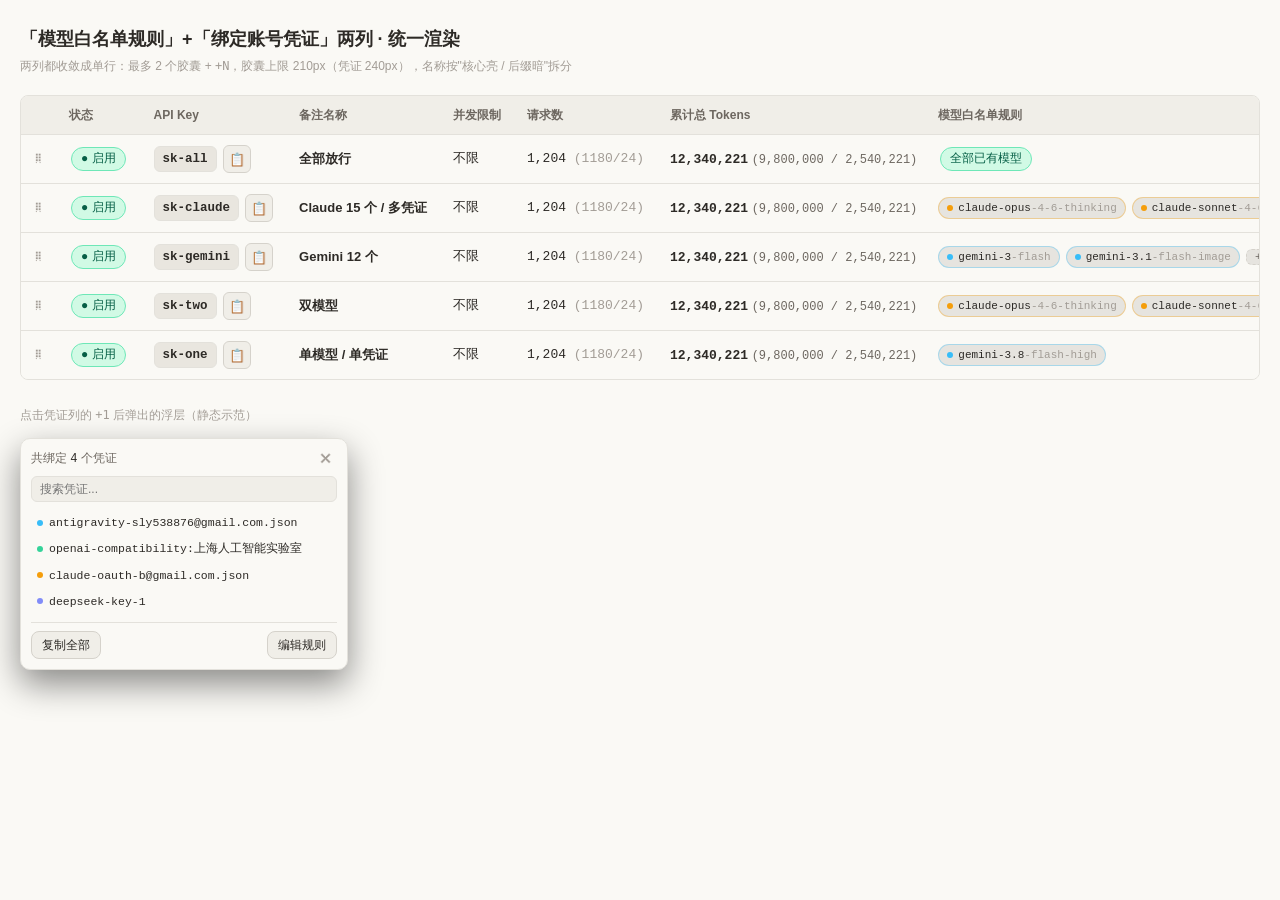
<file: preview/model-whitelist-preview.html>
<!doctype html>
<html lang="zh-CN"><head><meta charset="utf-8"><title>模型白名单 + 绑定凭证 · 预览 v0.6.2</title>
<style>
  /* ==========================================================================
   * CLI-Proxy-API-Management-Center (CPAMC) Unified Design System & Theme Tokens
   * Reference: https://github.com/router-for-me/Cli-Proxy-API-Management-Center
   * ========================================================================== */
  :root {
    /* 极简暖灰：浅色模式（默认，与 CPAMC 完全一致） */
    --bg-secondary: #faf9f5;
    --bg-primary: #f0eee8;
    --bg-tertiary: #e9e6df;
    --bg-hover: var(--bg-tertiary);
    --bg-quinary: #f6f4ee;
    --bg-error-light: rgba(198, 87, 70, 0.1);
    --floating-surface: #fffdf9;
    --floating-shadow: 0 12px 26px rgba(0, 0, 0, 0.14);

    --text-primary: #2d2a26;
    --text-secondary: #6d6760;
    --text-tertiary: #a29c95;
    --text-quaternary: #c0bab3;
    --text-muted: var(--text-tertiary);

    --border-color: #e3e1db;
    --border-secondary: var(--border-color);
    --border-primary: #d5d2cb;
    --border-hover: #cecac4;

    --primary-color: #766858;
    --primary-hover: #655747;
    --primary-active: #5a4d3f;
    --primary-contrast: #ffffff;

    --success-color: #10b981;
    --quota-medium-color: #e0aa14;
    --warning-color: #c65746;
    --error-color: #c65746;
    --danger-color: var(--error-color);

    --success-badge-bg: #d1fae5;
    --success-badge-text: #065f46;
    --success-badge-border: #6ee7b7;

    --failure-badge-bg: rgba(198, 87, 70, 0.14);
    --failure-badge-text: #8a3a30;
    --failure-badge-border: rgba(198, 87, 70, 0.35);

    --count-badge-bg: rgba(139, 134, 128, 0.18);
    --count-badge-text: #5a4d3f;

    --amber-color: #d97706;
    --amber-text: #92400e;
    --amber-10: rgba(217, 119, 6, 0.12);
    --amber-30: rgba(217, 119, 6, 0.32);

    --shadow: 0 1px 2px 0 rgba(0, 0, 0, 0.08);
    --shadow-lg: 0 10px 18px -3px rgba(0, 0, 0, 0.1);
    --radius-md: 8px;
    --radius-lg: 12px;
    --page-gap: 16px;
    --font-mono: ui-monospace, SFMono-Regular, Menlo, Monaco, Consolas, "Liberation Mono", "Courier New", monospace;
  }

  /* 纯白主题 [data-theme="white"] */
  [data-theme="white"] {
    --bg-secondary: #ffffff;
    --bg-primary: #ffffff;
    --bg-tertiary: #f6f6f6;
    --bg-hover: var(--bg-tertiary);
    --bg-quinary: #ffffff;
    --floating-surface: #ffffff;
    --floating-shadow: 0 12px 26px rgba(0, 0, 0, 0.12);

    --text-primary: #2d2a26;
    --text-secondary: #6d6760;
    --text-tertiary: #a29c95;

    --border-color: #e5e5e5;
    --border-primary: #d9d9d9;
    --border-hover: #cccccc;
  }

  /* 深色主题 [data-theme="dark"] */
  [data-theme="dark"] {
    --bg-secondary: #151412;
    --bg-primary: #1d1b18;
    --bg-tertiary: #262320;
    --bg-hover: #2e2a26;
    --bg-quinary: #191714;
    --bg-error-light: rgba(198, 87, 70, 0.18);
    --floating-surface: #2a2723;
    --floating-shadow: 0 14px 30px rgba(0, 0, 0, 0.45);

    --text-primary: #f6f4f1;
    --text-secondary: #c9c3bb;
    --text-tertiary: #9c958d;
    --text-quaternary: #6f6962;

    --border-color: #3a3530;
    --border-primary: #4a453f;
    --border-hover: #5a544d;

    --primary-color: #c3b4a1;
    --primary-hover: #d2c4b2;
    --primary-active: #d2c4b2;
    --primary-contrast: #201d19;

    --success-badge-bg: rgba(6, 78, 59, 0.35);
    --success-badge-text: #6ee7b7;
    --success-badge-border: #059669;

    --failure-badge-bg: rgba(198, 87, 70, 0.24);
    --failure-badge-text: #f1b0a6;
    --failure-badge-border: rgba(198, 87, 70, 0.5);

    --count-badge-bg: rgba(195, 180, 161, 0.22);
    --count-badge-text: #e4d9cb;

    --amber-color: #f59e0b;
    --amber-text: #fcd34d;
    --amber-10: rgba(245, 158, 11, 0.16);
    --amber-30: rgba(245, 158, 11, 0.38);

    --shadow: 0 1px 3px 0 rgba(0, 0, 0, 0.3);
    --shadow-lg: 0 10px 15px -3px rgba(0, 0, 0, 0.35);
  }

  * { box-sizing: border-box; }
  body {
    margin: 0;
    background-color: var(--bg-secondary);
    color: var(--text-primary);
    font: 14px/1.5 -apple-system, BlinkMacSystemFont, "Segoe UI", Roboto, "PingFang SC", "Microsoft YaHei", sans-serif;
    -webkit-font-smoothing: antialiased;
    transition: background-color 0.25s ease, color 0.25s ease;
  }
  /* 当内嵌在 CPAMC iframe 中时预留顶部浮动导航栏高度 */
  body.embedded .wrap {
    padding-top: 68px;
  }
  .wrap {
    display: flow-root;
    min-height: 100dvh;
    max-width: 1360px;
    margin: 0 auto;
    padding: 22px clamp(18px, 3vw, 42px) 48px;
  }

  /* Header */
  .app-header {
    display: flex;
    align-items: center;
    justify-content: space-between;
    flex-wrap: wrap;
    gap: 12px;
    margin-bottom: 18px;
  }
  .app-title h1 {
    margin: 0;
    font-size: 21px;
    font-weight: 650;
    letter-spacing: -0.01em;
    color: var(--text-primary);
  }
  .app-subtitle {
    margin: 2px 0 0;
    font-size: 12px;
    color: var(--text-secondary);
  }
  .header-actions {
    display: flex;
    align-items: center;
    gap: 8px;
    flex-wrap: wrap;
  }

  /* Navigation Tabs (CPAMC Segmented Pill Style) */
  .page-tabs-row {
    display: flex;
    align-items: center;
    justify-content: space-between;
    flex-wrap: wrap;
    gap: 12px;
    margin-bottom: 18px;
  }
  .tabs {
    display: inline-flex;
    align-items: center;
    gap: 4px;
    padding: 4px;
    border-radius: 10px;
    background: var(--bg-primary);
    border: 1px solid var(--border-color);
    overflow-x: auto;
    max-width: 100%;
  }
  .tab-btn {
    appearance: none;
    border: 1px solid transparent;
    background: transparent;
    color: var(--text-secondary);
    font: inherit;
    font-size: 13px;
    font-weight: 600;
    padding: 7px 14px;
    border-radius: 7px;
    cursor: pointer;
    white-space: nowrap;
    transition: all 0.16s ease;
  }
  .tab-btn:hover {
    color: var(--text-primary);
    background: var(--bg-tertiary);
  }
  .tab-btn.active {
    background: var(--floating-surface);
    color: var(--text-primary);
    border-color: var(--border-primary);
    box-shadow: var(--shadow);
  }

  /* Buttons (CPAMC components.scss style) */
  .btn {
    appearance: none;
    display: inline-flex;
    align-items: center;
    justify-content: center;
    gap: 6px;
    min-height: 35px;
    padding: 6px 13px;
    border-radius: var(--radius-md);
    border: 1px solid var(--border-primary);
    background: var(--bg-primary);
    color: var(--text-primary);
    font: inherit;
    font-size: 13px;
    font-weight: 600;
    cursor: pointer;
    transition: all 0.15s ease;
    text-decoration: none;
    white-space: nowrap;
  }
  .btn:hover:not(:disabled) {
    background: var(--bg-hover);
    border-color: var(--border-hover);
  }
  .btn:disabled {
    opacity: 0.6;
    cursor: not-allowed;
  }
  .btn-primary {
    background: var(--primary-color);
    border-color: var(--primary-color);
    color: var(--primary-contrast);
  }
  .btn-primary:hover:not(:disabled) {
    background: var(--primary-hover);
    border-color: var(--primary-hover);
  }
  .btn-danger {
    background: var(--failure-badge-bg);
    border-color: var(--failure-badge-border);
    color: var(--failure-badge-text);
  }
  .btn-danger:hover:not(:disabled) {
    background: var(--error-color);
    border-color: var(--error-color);
    color: #fff;
  }
  .btn-sm {
    min-height: 28px;
    padding: 4px 10px;
    font-size: 12px;
    font-weight: 500;
  }

  /* Cards */
  .card {
    background: var(--bg-primary);
    border: 1px solid var(--border-color);
    border-radius: var(--radius-lg);
    box-shadow: var(--shadow);
    padding: 18px;
    margin-bottom: var(--page-gap);
  }
  .card-header {
    display: flex;
    align-items: center;
    justify-content: space-between;
    flex-wrap: wrap;
    gap: 10px;
    margin-bottom: 14px;
  }
  .card-title {
    margin: 0;
    font-size: 16px;
    font-weight: 700;
    color: var(--text-primary);
    display: flex;
    align-items: center;
    gap: 8px;
  }
  .card-hint {
    font-size: 12px;
    color: var(--text-secondary);
    margin-top: 2px;
  }

  /* KPI Grid */
  .kpi-grid {
    display: grid;
    grid-template-columns: repeat(auto-fit, minmax(220px, 1fr));
    gap: 12px;
    margin-bottom: var(--page-gap);
  }
  .kpi-card {
    background: var(--bg-primary);
    border: 1px solid var(--border-color);
    border-radius: var(--radius-lg);
    padding: 15px 16px;
    box-shadow: var(--shadow);
  }
  .kpi-label {
    font-size: 12px;
    font-weight: 600;
    color: var(--text-secondary);
    margin-bottom: 6px;
  }
  .kpi-value {
    font-size: 24px;
    font-weight: 700;
    font-family: var(--font-mono);
    color: var(--text-primary);
    font-variant-numeric: tabular-nums;
  }
  .kpi-sub {
    font-size: 12px;
    color: var(--text-tertiary);
    margin-top: 6px;
  }

  /* Tables */
  .table-wrap {
    width: 100%;
    overflow-x: auto;
    border: 1px solid var(--border-color);
    border-radius: var(--radius-md);
    background: var(--bg-secondary);
  }
  table {
    width: 100%;
    border-collapse: collapse;
    text-align: left;
  }
  th, td {
    padding: 10px 13px;
    border-bottom: 1px solid var(--border-color);
    font-size: 13px;
    vertical-align: middle;
  }
  th {
    background: var(--bg-primary);
    color: var(--text-secondary);
    font-weight: 600;
    font-size: 12px;
    white-space: nowrap;
  }
  tr:last-child td { border-bottom: none; }
  tr:hover td { background: var(--bg-hover); }
  .sub-row td {
    background: var(--bg-quinary);
    font-size: 12px;
    color: var(--text-secondary);
  }
  /* Indent only the label cell so numeric columns stay aligned with the header. */
  .sub-row td:first-child {
    padding-left: 28px;
  }
  /* Requested-model grouping header inside an expanded usage row */
  .model-group-row td {
    background: var(--bg-quaternary, var(--bg-tertiary));
    font-size: 12px;
    border-top: 1px solid var(--border-color, rgba(128, 128, 128, 0.18));
  }
  .model-group-row td:first-child {
    padding-left: 14px;
  }

  /* Tags & Pills (CPAMC .tag style) */
  .tag {
    display: inline-flex;
    align-items: center;
    gap: 4px;
    padding: 2px 9px;
    border-radius: 999px;
    font-size: 12px;
    font-weight: 500;
    line-height: 1.45;
    white-space: nowrap;
    border: 1px solid transparent;
    margin: 1px 2px;
  }
  .tag.ok {
    background: var(--success-badge-bg);
    color: var(--success-badge-text);
    border-color: var(--success-badge-border);
  }
  .tag.warn {
    background: var(--amber-10);
    color: var(--amber-text);
    border-color: var(--amber-30);
  }
  .tag.bad {
    background: var(--failure-badge-bg);
    color: var(--failure-badge-text);
    border-color: var(--failure-badge-border);
  }
  .tag.plain {
    background: var(--count-badge-bg);
    color: var(--count-badge-text);
    border-color: var(--border-primary);
  }
  .mono { font-family: var(--font-mono); font-variant-numeric: tabular-nums; }
  .token-val { font-family: var(--font-mono); font-weight: 700; color: var(--text-primary); }

  /* Key Table & Cell Layout */
  .cell-nowrap {
    white-space: nowrap;
  }
  .key-cell {
    display: inline-flex;
    align-items: center;
    gap: 6px;
    white-space: nowrap;
    flex-wrap: nowrap;
  }
  .key-code {
    display: inline-block;
    font-family: var(--font-mono);
    font-weight: 600;
    font-size: 12.5px;
    padding: 3px 8px;
    border-radius: 6px;
    background: var(--bg-tertiary);
    border: 1px solid var(--border-color);
    color: var(--text-primary);
    max-width: 220px;
    overflow: hidden;
    text-overflow: ellipsis;
    white-space: nowrap;
    vertical-align: middle;
  }
  .key-code.revealed {
    max-width: 320px;
    user-select: all;
  }
  .icon-btn {
    display: inline-flex;
    align-items: center;
    justify-content: center;
    width: 28px;
    height: 28px;
    min-height: 28px;
    padding: 0;
    border-radius: 6px;
    flex-shrink: 0;
    font-size: 13px;
    line-height: 1;
  }
  .tag-group {
    display: flex;
    flex-wrap: wrap;
    align-items: center;
    gap: 4px;
    max-width: 260px;
  }
  .row-actions {
    display: inline-flex;
    align-items: center;
    gap: 6px;
    white-space: nowrap;
    flex-wrap: nowrap;
  }

  /* ===== Model whitelist cell: single line, provider dots, +N popover ===== */
  td.col-models, th.col-models { padding-left: 8px; padding-right: 8px; }
  .model-cell {
    display: flex;
    align-items: center;
    gap: 6px;
    flex-wrap: nowrap;
    white-space: nowrap;
    max-width: 470px;
    min-width: 0;
  }
  .model-pill {
    display: inline-flex;
    align-items: center;
    gap: 5px;
    padding: 1px 8px;
    border: 1px solid var(--border-primary);
    border-radius: 999px;
    background: var(--count-badge-bg);
    font-family: var(--font-mono);
    font-size: 11px;
    line-height: 1.7;
    max-width: 210px;
    min-width: 0;
    overflow: hidden;
    flex: 0 1 auto;
  }
  .model-pill .name {
    overflow: hidden;
    text-overflow: ellipsis;
    white-space: nowrap;
  }
  .model-dot { width: 6px; height: 6px; border-radius: 50%; flex: 0 0 auto; }
  .model-pill.cred { max-width: 240px; }
  .model-core { color: var(--text-primary); }
  .model-tail { color: var(--text-tertiary); }
  .model-pill.prov-claude { border-color: rgba(245, 158, 11, 0.35); }
  .model-pill.prov-gemini { border-color: rgba(56, 189, 248, 0.35); }
  .model-pill.prov-openai { border-color: rgba(52, 211, 153, 0.32); }
  .model-pill.prov-deepseek { border-color: rgba(129, 140, 248, 0.35); }
  .model-pill.prov-other { border-color: var(--border-primary); }
  .dot-claude { background: #f59e0b; }
  .dot-gemini { background: #38bdf8; }
  .dot-openai { background: #34d399; }
  .dot-deepseek { background: #818cf8; }
  .dot-other { background: #9ca3af; }
  .model-more {
    border: 1px dashed var(--border-primary);
    background: var(--count-badge-bg);
    color: var(--text-secondary);
    font-family: var(--font-mono);
    font-size: 11px;
    padding: 1px 8px;
    border-radius: 6px;
    cursor: pointer;
    transition: color 0.15s ease, border-color 0.15s ease;
    flex: 0 0 auto;
  }
  .model-more:hover { border-color: rgba(56, 189, 248, 0.6); color: #38bdf8; }
  .model-popover {
    position: fixed;
    z-index: 1200;
    width: 328px;
    max-width: 92vw;
    display: none;
    padding: 10px;
    border: 1px solid var(--border-color);
    border-radius: 10px;
    background: var(--bg-secondary);
    box-shadow: 0 14px 34px rgba(0, 0, 0, 0.45);
  }
  .model-popover.open { display: block; }
  .model-popover-head {
    display: flex;
    align-items: center;
    justify-content: space-between;
    gap: 8px;
    font-size: 12px;
    color: var(--text-secondary);
  }
  .model-popover-close {
    border: none;
    background: transparent;
    color: var(--text-tertiary);
    cursor: pointer;
    font-size: 14px;
    line-height: 1;
    padding: 2px 4px;
  }
  .model-popover-close:hover { color: var(--text-primary); }
  .model-popover-search {
    width: 100%;
    margin: 8px 0;
    padding: 5px 8px;
    border: 1px solid var(--border-color);
    border-radius: 6px;
    background: var(--bg-primary);
    color: var(--text-primary);
    font-size: 12px;
    outline: none;
  }
  .model-popover-search:focus { border-color: rgba(56, 189, 248, 0.55); }
  .model-popover-list {
    max-height: 240px;
    overflow-y: auto;
    display: flex;
    flex-direction: column;
    gap: 1px;
  }
  .model-popover-item {
    display: flex;
    align-items: center;
    gap: 6px;
    padding: 4px 6px;
    border-radius: 6px;
    font-family: var(--font-mono);
    font-size: 11.5px;
    color: var(--text-primary);
    word-break: break-all;
  }
  .model-popover-item:hover { background: var(--bg-hover); }
  .model-popover-empty { padding: 10px 6px; text-align: center; color: var(--text-tertiary); font-size: 12px; }
  .model-popover-foot {
    display: flex;
    align-items: center;
    justify-content: space-between;
    gap: 8px;
    margin-top: 8px;
    padding-top: 8px;
    border-top: 1px solid var(--border-color);
  }

  /* API Key drag & drop ordering */
  tr.key-row {
    transition: background 0.12s ease, opacity 0.12s ease;
  }
  tr.key-row.dragging {
    opacity: 0.45;
  }
  tr.key-row.drag-over td {
    background: var(--bg-tertiary);
    box-shadow: inset 0 2px 0 0 var(--accent, #8b8680);
  }
  td.drag-cell {
    cursor: grab;
    color: var(--text-tertiary);
    text-align: center;
    user-select: none;
    font-size: 15px;
    letter-spacing: 1px;
  }
  td.drag-cell:active {
    cursor: grabbing;
  }

  /* Progress Bar */
  .bar {
    width: 100%;
    min-width: 100px;
    height: 6px;
    background: var(--bg-tertiary);
    border-radius: 999px;
    overflow: hidden;
    margin-top: 4px;
  }
  .bar-fill {
    height: 100%;
    background: var(--success-color);
    border-radius: 999px;
    transition: width 0.2s ease;
  }

  /* Forms & Inputs */
  .form-grid {
    display: grid;
    grid-template-columns: repeat(auto-fit, minmax(230px, 1fr));
    gap: 12px;
  }
  .form-group {
    display: flex;
    flex-direction: column;
    gap: 5px;
    margin-bottom: 14px;
  }
  .form-label {
    font-size: 13px;
    font-weight: 600;
    color: var(--text-primary);
    display: flex;
    align-items: center;
    justify-content: space-between;
  }
  .form-hint {
    font-size: 12px;
    color: var(--text-secondary);
  }
  .input, select, textarea {
    width: 100%;
    min-height: 36px;
    padding: 7px 11px;
    border-radius: var(--radius-md);
    border: 1px solid var(--border-primary);
    background: var(--bg-secondary);
    color: var(--text-primary);
    font: inherit;
    font-size: 13px;
    transition: border-color 0.15s ease, box-shadow 0.15s ease;
  }
  .input:focus, select:focus, textarea:focus {
    outline: none;
    border-color: var(--primary-color);
    box-shadow: 0 0 0 3px rgba(118, 104, 88, 0.18);
  }
  .input-row {
    display: flex;
    align-items: center;
    gap: 8px;
    flex-wrap: wrap;
  }

  /* ==========================================================================
   * Checkbox Selection Lists (Models & Credentials - Pure Checkbox Mode)
   * ========================================================================== */
  .selector-box {
    border: 1px solid var(--border-primary);
    border-radius: var(--radius-md);
    background: var(--bg-secondary);
    padding: 10px 12px;
  }
  .selector-mode-bar {
    display: flex;
    align-items: center;
    justify-content: space-between;
    flex-wrap: wrap;
    gap: 8px;
    padding-bottom: 8px;
    border-bottom: 1px solid var(--border-color);
    margin-bottom: 8px;
  }
  .master-check-label {
    display: inline-flex;
    align-items: center;
    gap: 8px;
    font-weight: 600;
    font-size: 13px;
    color: var(--text-primary);
    cursor: pointer;
    user-select: none;
  }
  .master-check-label input[type="checkbox"] {
    width: 16px;
    height: 16px;
    accent-color: var(--primary-color);
    cursor: pointer;
  }
  .selector-toolbar {
    display: flex;
    align-items: center;
    justify-content: space-between;
    flex-wrap: wrap;
    gap: 8px;
    margin-bottom: 8px;
  }
  .provider-pills {
    display: flex;
    align-items: center;
    gap: 4px;
    flex-wrap: wrap;
  }
  .provider-pill {
    appearance: none;
    min-height: 24px;
    padding: 2px 9px;
    border-radius: 999px;
    border: 1px solid var(--border-color);
    background: var(--bg-primary);
    color: var(--text-secondary);
    font-size: 11px;
    font-weight: 600;
    cursor: pointer;
  }
  .provider-pill.active {
    background: var(--primary-color);
    border-color: var(--primary-color);
    color: var(--primary-contrast);
  }
  .selection-list {
    max-height: 225px;
    overflow-y: auto;
    overscroll-behavior: contain;
    display: grid;
    grid-template-columns: repeat(auto-fill, minmax(230px, 1fr));
    gap: 6px;
    padding: 4px 2px;
  }
  .check-item {
    display: flex;
    align-items: center;
    gap: 8px;
    padding: 6px 9px;
    border-radius: 6px;
    border: 1px solid var(--border-color);
    background: var(--bg-primary);
    cursor: pointer;
    user-select: none;
    transition: background-color 0.12s ease, border-color 0.12s ease;
    min-width: 0;
  }
  .check-item:hover {
    background: var(--bg-hover);
    border-color: var(--border-hover);
  }
  .check-item.checked {
    border-color: var(--primary-color);
    background: var(--floating-surface);
  }
  .check-item input[type="checkbox"] {
    width: 15px;
    height: 15px;
    flex-shrink: 0;
    accent-color: var(--primary-color);
    cursor: pointer;
  }
  .check-item-body {
    min-width: 0;
    flex: 1;
    overflow: hidden;
  }
  .check-item-title {
    font-size: 12px;
    font-weight: 600;
    color: var(--text-primary);
    white-space: nowrap;
    overflow: hidden;
    text-overflow: ellipsis;
  }
  .check-item-sub {
    font-size: 11px;
    color: var(--text-secondary);
    white-space: nowrap;
    overflow: hidden;
    text-overflow: ellipsis;
  }

  /* Modals */
  .modal-backdrop {
    position: fixed;
    inset: 0;
    background: rgba(15, 14, 12, 0.58);
    backdrop-filter: blur(4px);
    display: none;
    align-items: center;
    justify-content: center;
    z-index: 1000;
    padding: 16px;
  }
  .modal-backdrop.open { display: flex; }
  .modal {
    background: var(--floating-surface);
    border: 1px solid var(--border-primary);
    border-radius: var(--radius-lg);
    width: 100%;
    max-width: 740px;
    max-height: 92vh;
    overflow-y: auto;
    box-shadow: var(--floating-shadow);
  }
  .modal-header {
    padding: 16px 20px;
    border-bottom: 1px solid var(--border-color);
    display: flex;
    align-items: center;
    justify-content: space-between;
  }
  .modal-body { padding: 18px 20px; }
  .modal-footer {
    padding: 14px 20px;
    border-top: 1px solid var(--border-color);
    display: flex;
    justify-content: flex-end;
    gap: 8px;
  }

  /* Toast */
  .toast-box {
    position: fixed;
    bottom: 20px;
    right: 20px;
    z-index: 2000;
    display: flex;
    flex-direction: column;
    gap: 8px;
  }
  .toast {
    padding: 10px 15px;
    border-radius: var(--radius-md);
    background: var(--floating-surface);
    border: 1px solid var(--border-primary);
    border-left: 4px solid var(--primary-color);
    color: var(--text-primary);
    box-shadow: var(--floating-shadow);
    font-size: 13px;
  }
  .hidden { display: none !important; }

  /* Auth Gate (Blocks unauthorized / incognito access) */
  .auth-gate-wrap {
    min-height: 72vh;
    display: flex;
    align-items: center;
    justify-content: center;
    padding: 24px 16px;
  }
  .auth-gate-card {
    width: 100%;
    max-width: 440px;
    background: var(--bg-card);
    border: 1px solid var(--border-primary);
    border-radius: var(--radius-lg);
    padding: 28px 26px;
    box-shadow: var(--shadow-md);
  }
  .auth-gate-title {
    font-size: 18px;
    font-weight: 700;
    color: var(--text-primary);
    margin: 0 0 8px 0;
  }
  .auth-gate-desc {
    font-size: 13px;
    color: var(--text-secondary);
    line-height: 1.55;
    margin: 0 0 18px 0;
  }
  .auth-gate-error {
    margin-top: 12px;
    padding: 9px 12px;
    border-radius: var(--radius-md);
    background: var(--error-badge-bg);
    border: 1px solid var(--error-badge-border);
    color: var(--error-badge-text);
    font-size: 12px;
  }

  body { padding: 26px 20px 60px; }
  .preview-title { font-size: 18px; font-weight: 650; margin: 0 0 4px; }
  .preview-sub { color: var(--text-tertiary); font-size: 12px; margin-bottom: 20px; }
  .demo-popover { position: static; display: block; margin-top: 14px; width: 328px; }
  .demo-label { font-size: 12px; color: var(--text-tertiary); margin: 26px 0 8px; }
</style></head>
<body>
<div class="preview-title">「模型白名单规则」+「绑定账号凭证」两列 · 统一渲染</div>
<div class="preview-sub">两列都收敛成单行：最多 2 个胶囊 + <code>+N</code>，胶囊上限 210px（凭证 240px），名称按"核心亮 / 后缀暗"拆分</div>
<div class="table-wrap">
  <table>
    <thead><tr><th style="width:34px"></th><th>状态</th><th>API Key</th><th>备注名称</th><th>并发限制</th><th>请求数</th><th>累计总 Tokens</th><th class="col-models">模型白名单规则</th><th>绑定账号凭证</th><th>操作</th></tr></thead>
    <tbody><tr class="key-row">
  <td class="drag-cell">⠿</td>
  <td class="cell-nowrap"><span class="tag ok">● 启用</span></td>
  <td class="cell-nowrap"><div class="key-cell"><span class="key-code">sk-all</span><button class="btn btn-sm icon-btn">📋</button></div></td>
  <td class="cell-nowrap" style="font-weight:600">全部放行</td>
  <td class="cell-nowrap mono">不限</td>
  <td class="cell-nowrap mono">1,204 <span style="color:var(--text-tertiary)">(1180/24)</span></td>
  <td class="cell-nowrap"><span class="token-val">12,340,221</span> <span class="mono" style="font-size:12px;color:var(--text-secondary)"> (9,800,000 / 2,540,221)</span></td>
  <td class="col-models"><span class="tag ok">全部已有模型</span></td>
  <td><span class="tag ok">全部可用凭证</span></td>
  <td class="cell-nowrap"><div class="row-actions"><button class="btn btn-sm">编辑规则</button><button class="btn btn-sm">清零用量</button><button class="btn btn-sm">删除</button></div></td>
</tr>
<tr class="key-row">
  <td class="drag-cell">⠿</td>
  <td class="cell-nowrap"><span class="tag ok">● 启用</span></td>
  <td class="cell-nowrap"><div class="key-cell"><span class="key-code">sk-claude</span><button class="btn btn-sm icon-btn">📋</button></div></td>
  <td class="cell-nowrap" style="font-weight:600">Claude 15 个 / 多凭证</td>
  <td class="cell-nowrap mono">不限</td>
  <td class="cell-nowrap mono">1,204 <span style="color:var(--text-tertiary)">(1180/24)</span></td>
  <td class="cell-nowrap"><span class="token-val">12,340,221</span> <span class="mono" style="font-size:12px;color:var(--text-secondary)"> (9,800,000 / 2,540,221)</span></td>
  <td class="col-models"><div class="model-cell"><span class="model-pill prov-claude" title="claude-opus-4-6-thinking"><span class="model-dot dot-claude"></span><span class="name mono"><span class="model-core">claude-opus</span><span class="model-tail">-4-6-thinking</span></span></span><span class="model-pill prov-claude" title="claude-sonnet-4-6-thinking"><span class="model-dot dot-claude"></span><span class="name mono"><span class="model-core">claude-sonnet</span><span class="model-tail">-4-6-thinking</span></span></span><button type="button" class="model-more" data-key="sk-claude" data-kind="models" onclick="openEntityPopover(event, this)" title="查看全部 15 个模型">+13</button></div></td>
  <td><div class="model-cell"><span class="tag warn" style="font-size:11px;padding:1px 7px">轮询</span><span class="model-pill cred prov-gemini" title="antigravity-sly538876@gmail.com.json"><span class="model-dot dot-gemini"></span><span class="name mono"><span class="model-core">antigravity</span><span class="model-tail">-sly538876@gmail.com.json</span></span></span><span class="model-pill cred prov-openai" title="openai-compatibility:上海人工智能实验室"><span class="model-dot dot-openai"></span><span class="name mono"><span class="model-core">openai-compatibility</span><span class="model-tail">:上海人工智能实验室</span></span></span><button type="button" class="model-more" data-key="sk-claude" data-kind="creds" onclick="openEntityPopover(event, this)" title="查看全部 4 个凭证">+2</button></div></td>
  <td class="cell-nowrap"><div class="row-actions"><button class="btn btn-sm">编辑规则</button><button class="btn btn-sm">清零用量</button><button class="btn btn-sm">删除</button></div></td>
</tr>
<tr class="key-row">
  <td class="drag-cell">⠿</td>
  <td class="cell-nowrap"><span class="tag ok">● 启用</span></td>
  <td class="cell-nowrap"><div class="key-cell"><span class="key-code">sk-gemini</span><button class="btn btn-sm icon-btn">📋</button></div></td>
  <td class="cell-nowrap" style="font-weight:600">Gemini 12 个</td>
  <td class="cell-nowrap mono">不限</td>
  <td class="cell-nowrap mono">1,204 <span style="color:var(--text-tertiary)">(1180/24)</span></td>
  <td class="cell-nowrap"><span class="token-val">12,340,221</span> <span class="mono" style="font-size:12px;color:var(--text-secondary)"> (9,800,000 / 2,540,221)</span></td>
  <td class="col-models"><div class="model-cell"><span class="model-pill prov-gemini" title="gemini-3-flash"><span class="model-dot dot-gemini"></span><span class="name mono"><span class="model-core">gemini-3</span><span class="model-tail">-flash</span></span></span><span class="model-pill prov-gemini" title="gemini-3.1-flash-image"><span class="model-dot dot-gemini"></span><span class="name mono"><span class="model-core">gemini-3.1</span><span class="model-tail">-flash-image</span></span></span><button type="button" class="model-more" data-key="sk-gemini" data-kind="models" onclick="openEntityPopover(event, this)" title="查看全部 12 个模型">+10</button></div></td>
  <td><div class="model-cell"><span class="tag warn" style="font-size:11px;padding:1px 7px">优先级</span><span class="model-pill cred prov-gemini" title="antigravity-zusiyuan2@gmail.com.json"><span class="model-dot dot-gemini"></span><span class="name mono"><span class="model-core">antigravity</span><span class="model-tail">-zusiyuan2@gmail.com.json</span></span></span></div></td>
  <td class="cell-nowrap"><div class="row-actions"><button class="btn btn-sm">编辑规则</button><button class="btn btn-sm">清零用量</button><button class="btn btn-sm">删除</button></div></td>
</tr>
<tr class="key-row">
  <td class="drag-cell">⠿</td>
  <td class="cell-nowrap"><span class="tag ok">● 启用</span></td>
  <td class="cell-nowrap"><div class="key-cell"><span class="key-code">sk-two</span><button class="btn btn-sm icon-btn">📋</button></div></td>
  <td class="cell-nowrap" style="font-weight:600">双模型</td>
  <td class="cell-nowrap mono">不限</td>
  <td class="cell-nowrap mono">1,204 <span style="color:var(--text-tertiary)">(1180/24)</span></td>
  <td class="cell-nowrap"><span class="token-val">12,340,221</span> <span class="mono" style="font-size:12px;color:var(--text-secondary)"> (9,800,000 / 2,540,221)</span></td>
  <td class="col-models"><div class="model-cell"><span class="model-pill prov-claude" title="claude-opus-4-6-thinking"><span class="model-dot dot-claude"></span><span class="name mono"><span class="model-core">claude-opus</span><span class="model-tail">-4-6-thinking</span></span></span><span class="model-pill prov-claude" title="claude-sonnet-4-6-thinking"><span class="model-dot dot-claude"></span><span class="name mono"><span class="model-core">claude-sonnet</span><span class="model-tail">-4-6-thinking</span></span></span></div></td>
  <td><div class="model-cell"><span class="tag warn" style="font-size:11px;padding:1px 7px">严格</span><span class="model-pill cred prov-gemini" title="antigravity-sly538876@gmail.com.json"><span class="model-dot dot-gemini"></span><span class="name mono"><span class="model-core">antigravity</span><span class="model-tail">-sly538876@gmail.com.json</span></span></span><span class="model-pill cred prov-openai" title="openai-compatibility:上海人工智能实验室"><span class="model-dot dot-openai"></span><span class="name mono"><span class="model-core">openai-compatibility</span><span class="model-tail">:上海人工智能实验室</span></span></span><button type="button" class="model-more" data-key="sk-two" data-kind="creds" onclick="openEntityPopover(event, this)" title="查看全部 4 个凭证">+2</button></div></td>
  <td class="cell-nowrap"><div class="row-actions"><button class="btn btn-sm">编辑规则</button><button class="btn btn-sm">清零用量</button><button class="btn btn-sm">删除</button></div></td>
</tr>
<tr class="key-row">
  <td class="drag-cell">⠿</td>
  <td class="cell-nowrap"><span class="tag ok">● 启用</span></td>
  <td class="cell-nowrap"><div class="key-cell"><span class="key-code">sk-one</span><button class="btn btn-sm icon-btn">📋</button></div></td>
  <td class="cell-nowrap" style="font-weight:600">单模型 / 单凭证</td>
  <td class="cell-nowrap mono">不限</td>
  <td class="cell-nowrap mono">1,204 <span style="color:var(--text-tertiary)">(1180/24)</span></td>
  <td class="cell-nowrap"><span class="token-val">12,340,221</span> <span class="mono" style="font-size:12px;color:var(--text-secondary)"> (9,800,000 / 2,540,221)</span></td>
  <td class="col-models"><div class="model-cell"><span class="model-pill prov-gemini" title="gemini-3.8-flash-high"><span class="model-dot dot-gemini"></span><span class="name mono"><span class="model-core">gemini-3.8</span><span class="model-tail">-flash-high</span></span></span></div></td>
  <td><div class="model-cell"><span class="tag warn" style="font-size:11px;padding:1px 7px">轮询</span><span class="model-pill cred prov-gemini" title="antigravity-zusiyuan2@gmail.com.json"><span class="model-dot dot-gemini"></span><span class="name mono"><span class="model-core">antigravity</span><span class="model-tail">-zusiyuan2@gmail.com.json</span></span></span></div></td>
  <td class="cell-nowrap"><div class="row-actions"><button class="btn btn-sm">编辑规则</button><button class="btn btn-sm">清零用量</button><button class="btn btn-sm">删除</button></div></td>
</tr></tbody>
  </table>
</div>

<div class="demo-label">点击凭证列的 <code>+1</code> 后弹出的浮层（静态示范）</div>
<div class="model-popover open demo-popover">
  <div class="model-popover-head">
    <span>共绑定 <span class="mono" style="color:var(--text-primary)">4</span> 个凭证</span>
    <button class="model-popover-close">✕</button>
  </div>
  <input class="model-popover-search" placeholder="搜索凭证..." value="">
  <div class="model-popover-list"><div class="model-popover-item"><span class="model-dot dot-gemini"></span><span>antigravity-sly538876@gmail.com.json</span></div><div class="model-popover-item"><span class="model-dot dot-openai"></span><span>openai-compatibility:上海人工智能实验室</span></div><div class="model-popover-item"><span class="model-dot dot-claude"></span><span>claude-oauth-b@gmail.com.json</span></div><div class="model-popover-item"><span class="model-dot dot-deepseek"></span><span>deepseek-key-1</span></div></div>
  <div class="model-popover-foot">
    <button class="btn btn-sm">复制全部</button>
    <button class="btn btn-sm">编辑规则</button>
  </div>
</div>
</body></html>
</file>
